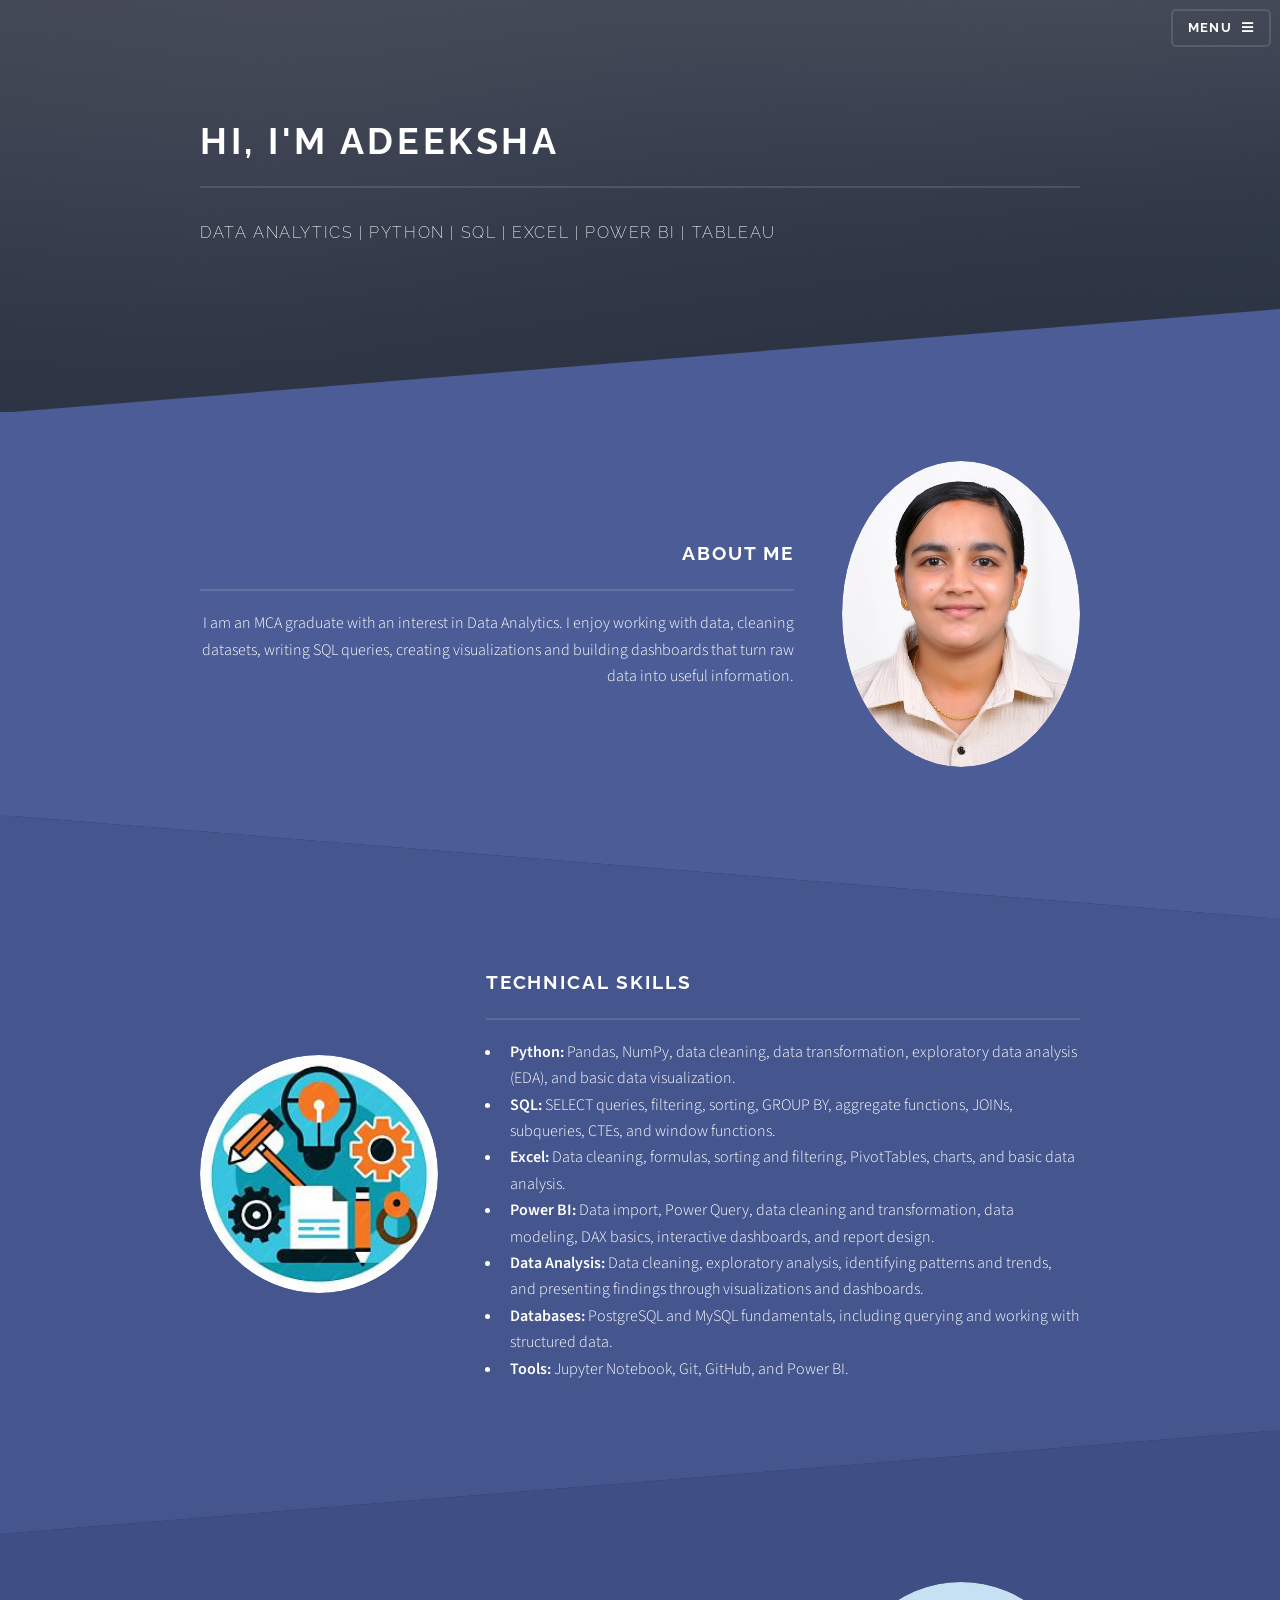
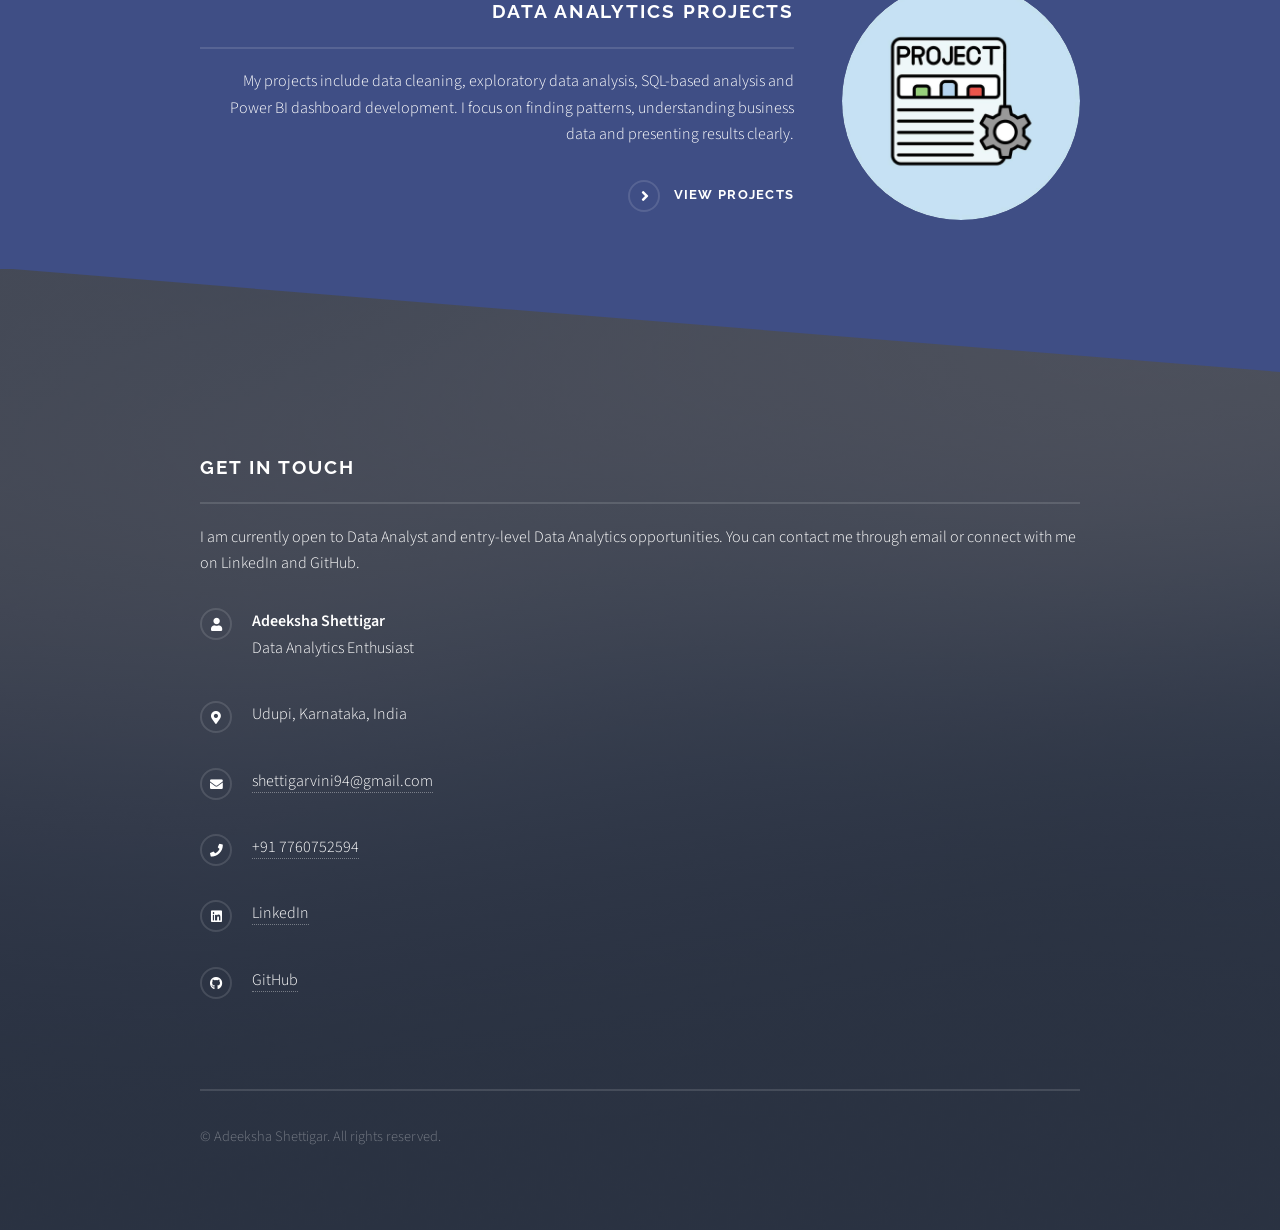
<file: index.html>
<!DOCTYPE HTML>
<!--
	Solid State by HTML5 UP
	html5up.net | @ajlkn
	Free for personal and commercial use under the CCA 3.0 license (html5up.net/license)
-->
<html>
	<head>
		<title>Adeeksha | Data Analytics Portfolio</title>
		<meta charset="utf-8" />
		<meta name="viewport" content="width=device-width, initial-scale=1, user-scalable=no" />
		<link rel="stylesheet" href="assets/css/main.css" />
		<noscript><link rel="stylesheet" href="assets/css/noscript.css" /></noscript>
	</head>
	<body class="is-preload">

		<!-- Page Wrapper -->
			<div id="page-wrapper">

				<!-- Header -->
					<header id="header" class="alt">
						<h1><a href="index.html">Adeeksha</a></h1>
						<nav>
							<a href="#menu">Menu</a>
						</nav>
					</header>

				<!-- Menu -->
					<nav id="menu">
						<div class="inner">
							<h2>Menu</h2>
							<ul class="links">
								<li><a href="index.html">Home</a></li>
								<li><a href="#one">About Me</a></li>
								<li><a href="#two">Skills</a></li>
								<li><a href="#three">Projects</a></li>
								<li><a href="#footer">Contact</a></li>
							</ul>
							<a href="#" class="close">Close</a>
						</div>
					</nav>

				<!-- Banner -->
					<section id="banner">
						<div class="inner">
							<h2>Hi, I'm Adeeksha</h2>
							<p>Data Analytics | Python | SQL | Excel | Power BI | Tableau</p>
						</div>
					</section>

				<!-- Wrapper -->
					<section id="wrapper">

						<!-- One -->
							<section id="one" class="wrapper spotlight style1">
								<div class="inner">
									<a href="#" class="image"><img src="images/ProfilePic.jpeg" alt="Adeeksha Shettigar"></a>
									<div class="content">
										<h2 class="major">About Me</h2>
										<p>I am an MCA graduate with an interest in Data Analytics. I enjoy working with data, cleaning datasets, writing SQL queries, creating visualizations and building dashboards that turn raw data into useful information.
										</p>
									</div>
								</div>
							</section>

						<!-- Two -->
							<section id="two" class="wrapper alt spotlight style2">
								<div class="inner">
									<a href="#" class="image"><img src="images/technical_skill.jpg" alt="" /></a>
									<div class="content">
										<h2 class="major">Technical Skills</h2>

										<ul>
											<li><strong>Python:</strong> Pandas, NumPy, data cleaning, data transformation, exploratory data analysis (EDA), and basic data visualization.</li>

											<li><strong>SQL:</strong> SELECT queries, filtering, sorting, GROUP BY, aggregate functions, JOINs, subqueries, CTEs, and window functions.</li>

											<li><strong>Excel:</strong> Data cleaning, formulas, sorting and filtering, PivotTables, charts, and basic data analysis.</li>

											<li><strong>Power BI:</strong> Data import, Power Query, data cleaning and transformation, data modeling, DAX basics, interactive dashboards, and report design.</li>

											<li><strong>Data Analysis:</strong> Data cleaning, exploratory analysis, identifying patterns and trends, and presenting findings through visualizations and dashboards.</li>

											<li><strong>Databases:</strong> PostgreSQL and MySQL fundamentals, including querying and working with structured data.</li>

											<li><strong>Tools:</strong> Jupyter Notebook, Git, GitHub, and Power BI.</li>
										</ul>
									</div>
								</div>
							</section>

						<!-- Three -->
							<section id="three" class="wrapper spotlight style3">
								<div class="inner">
									<a href="#" class="image"><img src="images/projects.jpg" alt="" /></a>
									<div class="content">
										<h2 class="major">Data Analytics Projects</h2>
										<p>My projects include data cleaning, exploratory data analysis, SQL-based analysis and Power BI dashboard development. I focus on finding patterns, understanding business data and presenting results clearly.</p>
										<a href="projects.html" class="special">View Projects</a>
									</div>
								</div>
							</section>

						<!-- Four 
							<section id="four" class="wrapper alt style1">
								<div class="inner">
									<h2 class="major">Vitae phasellus</h2>
									<p>Cras mattis ante fermentum, malesuada neque vitae, eleifend erat. Phasellus non pulvinar erat. Fusce tincidunt, nisl eget mattis egestas, purus ipsum consequat orci, sit amet lobortis lorem lacus in tellus. Sed ac elementum arcu. Quisque placerat auctor laoreet.</p>
									<section class="features">
										<article>
											<a href="#" class="image"><img src="images/pic04.jpg" alt="" /></a>
											<h3 class="major">Sed feugiat lorem</h3>
											<p>Lorem ipsum dolor sit amet, consectetur adipiscing vehicula id nulla dignissim dapibus ultrices.</p>
											<a href="#" class="special">Learn more</a>
										</article>
										<article>
											<a href="#" class="image"><img src="images/pic05.jpg" alt="" /></a>
											<h3 class="major">Nisl placerat</h3>
											<p>Lorem ipsum dolor sit amet, consectetur adipiscing vehicula id nulla dignissim dapibus ultrices.</p>
											<a href="#" class="special">Learn more</a>
										</article>
										<article>
											<a href="#" class="image"><img src="images/pic06.jpg" alt="" /></a>
											<h3 class="major">Ante fermentum</h3>
											<p>Lorem ipsum dolor sit amet, consectetur adipiscing vehicula id nulla dignissim dapibus ultrices.</p>
											<a href="#" class="special">Learn more</a>
										</article>
										<article>
											<a href="#" class="image"><img src="images/pic07.jpg" alt="" /></a>
											<h3 class="major">Fusce consequat</h3>
											<p>Lorem ipsum dolor sit amet, consectetur adipiscing vehicula id nulla dignissim dapibus ultrices.</p>
											<a href="#" class="special">Learn more</a>
										</article>
									</section>
									<ul class="actions">
										<li><a href="#" class="button">Browse All</a></li>
									</ul>
								</div>
							</section>

					</section> -->

				<!-- Footer -->
				<section id="footer">
					<div class="inner">
						<h2 class="major">Get in Touch</h2>

						<p>
							I am currently open to Data Analyst and entry-level Data Analytics
							opportunities. You can contact me through email or connect with me
							on LinkedIn and GitHub.
						</p>

						<ul class="contact">
							<li class="icon solid fa-user">
								<strong>Adeeksha Shettigar</strong><br />
								Data Analytics Enthusiast
							</li>

							<li class="icon solid fa-map-marker-alt">
								Udupi, Karnataka, India
							</li>

							<li class="icon solid fa-envelope">
								<a href="mailto:your.email@gmail.com">
									shettigarvini94@gmail.com
								</a>
							</li>

							<li class="icon solid fa-phone">
								<a href="tel:+91XXXXXXXXXX">
									+91 7760752594
								</a>
							</li>

							<li class="icon brands fa-linkedin">
								<a href="https://www.linkedin.com/in/adeeksha0694/" target="_blank">
									LinkedIn
								</a>
							</li>

							<li class="icon brands fa-github">
								<a href="https://github.com/adeeksha0694" target="_blank">
									GitHub
								</a>
							</li>
						</ul>

						<ul class="copyright">
							<li>&copy; Adeeksha Shettigar. All rights reserved.</li>
						</ul>
					</div>
				</section>



			</div>

		<!-- Scripts -->
			<script src="assets/js/jquery.min.js"></script>
			<script src="assets/js/jquery.scrollex.min.js"></script>
			<script src="assets/js/browser.min.js"></script>
			<script src="assets/js/breakpoints.min.js"></script>
			<script src="assets/js/util.js"></script>
			<script src="assets/js/main.js"></script>

	</body>
</html>
</file>
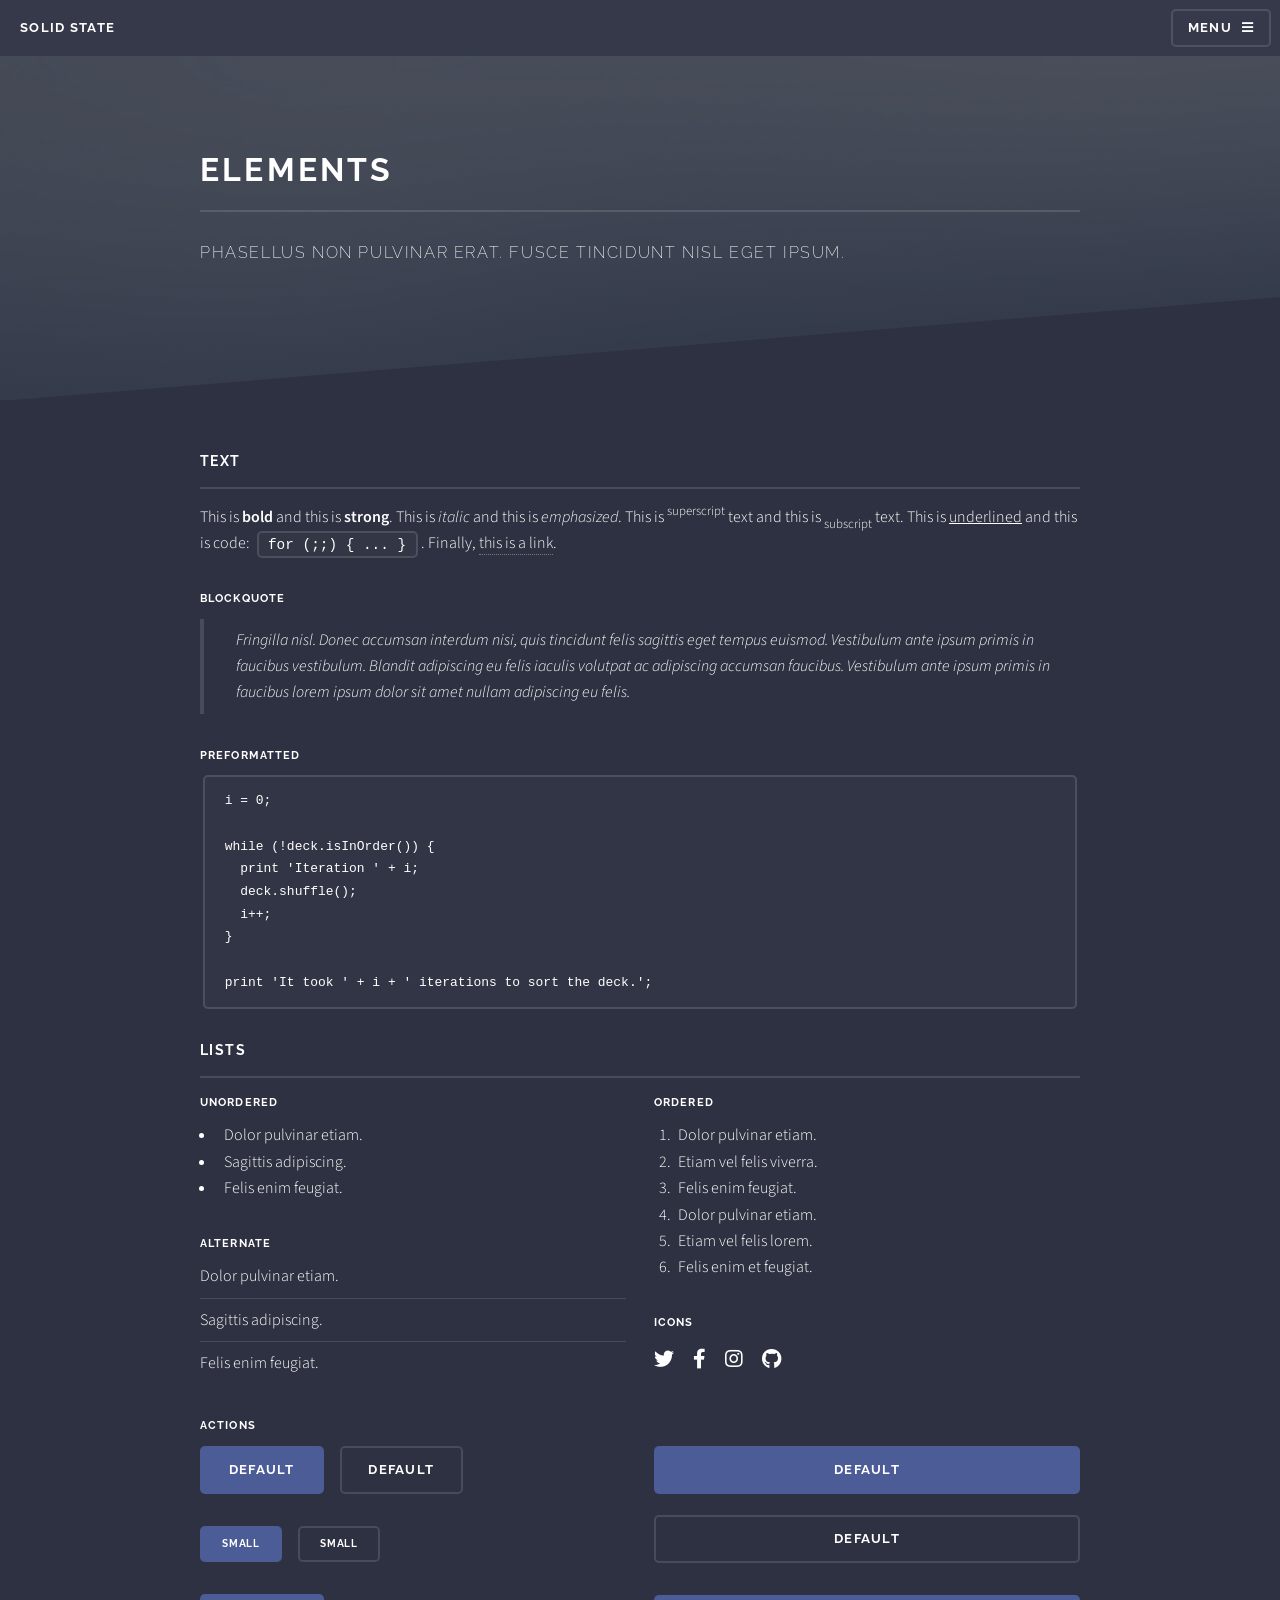
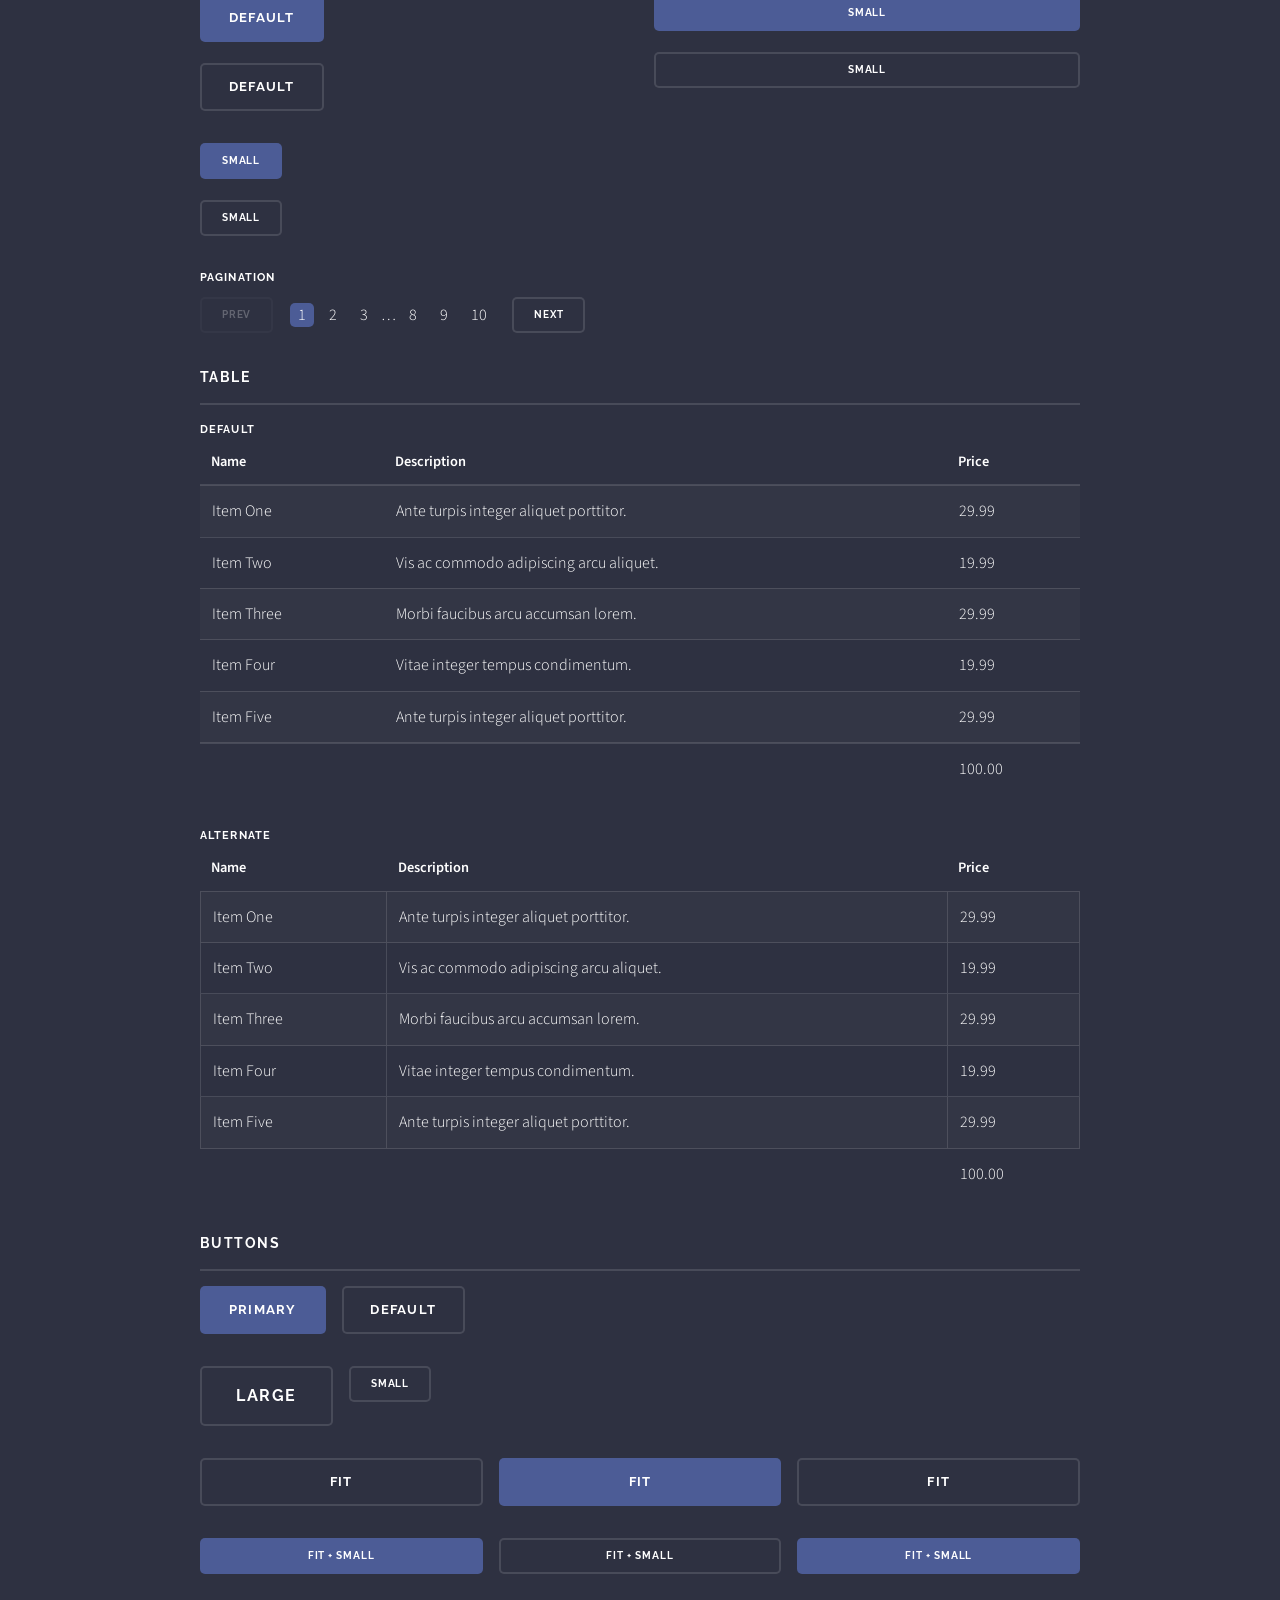
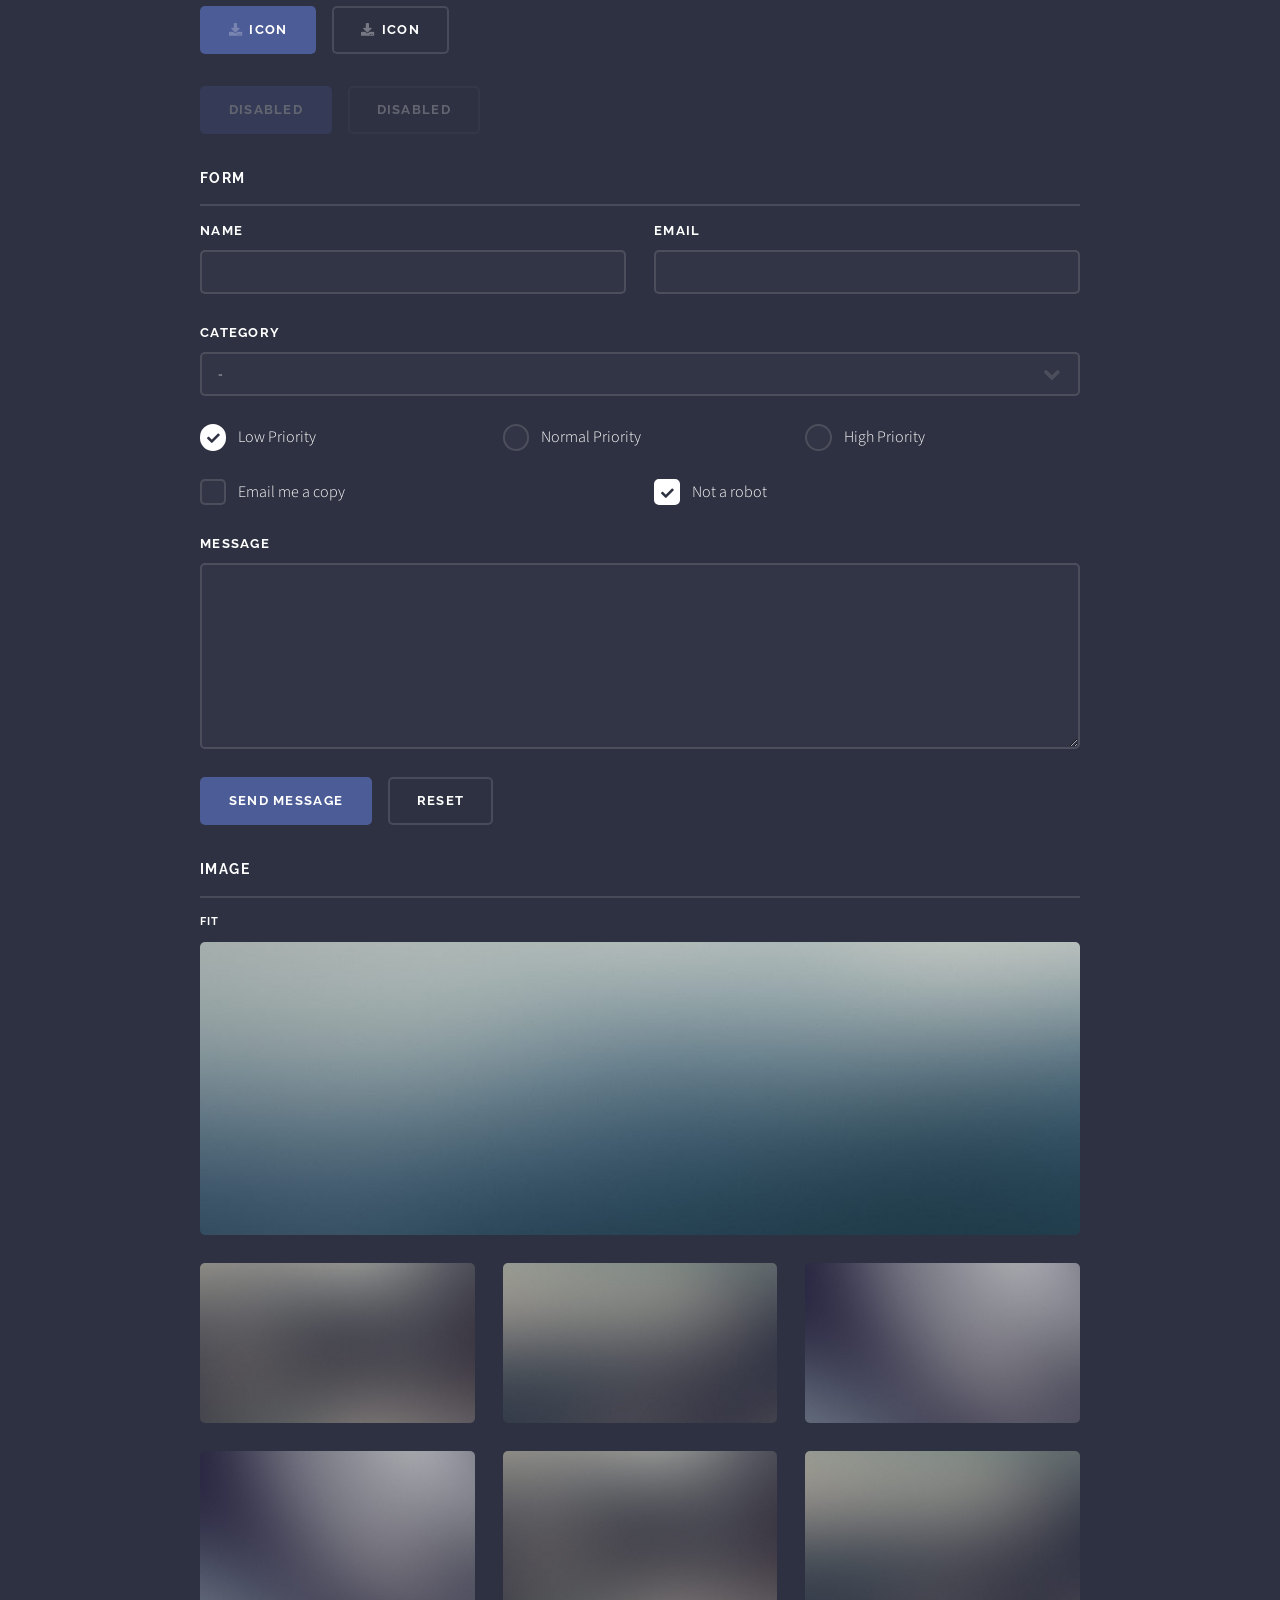
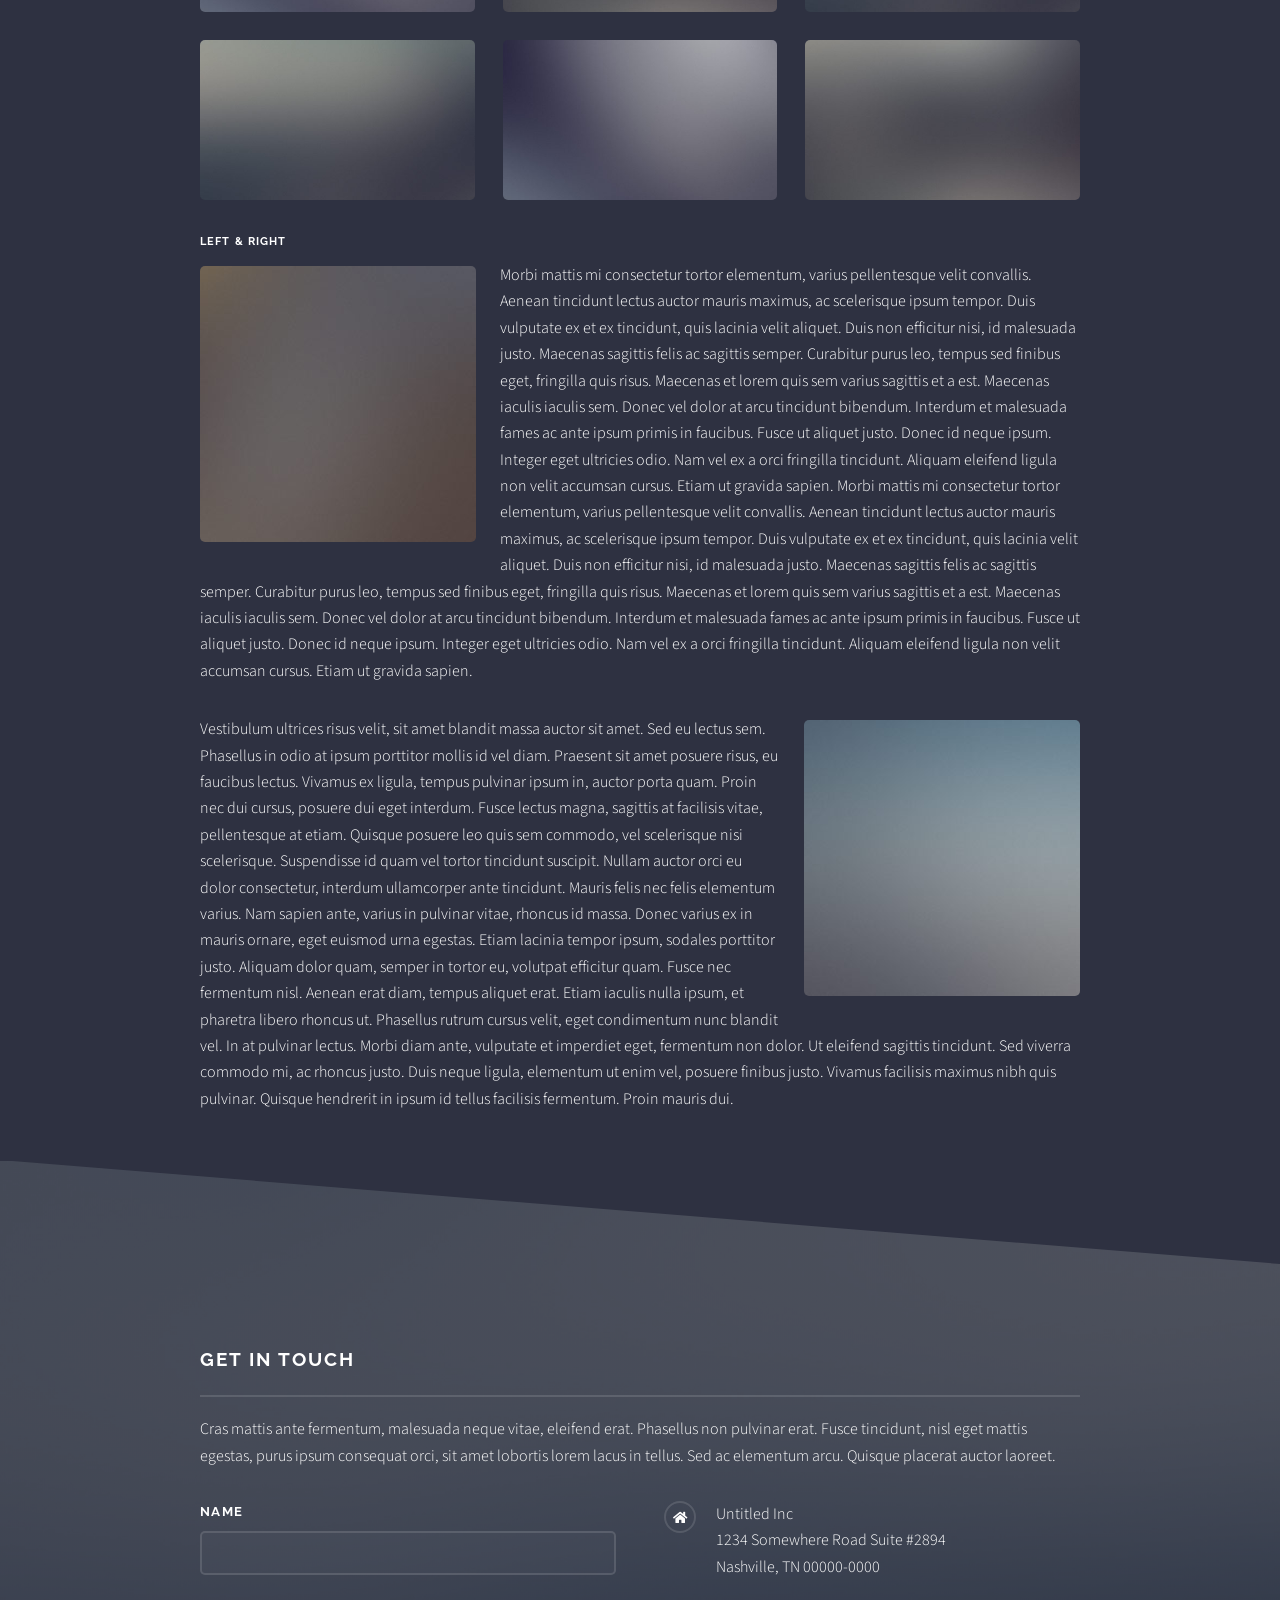
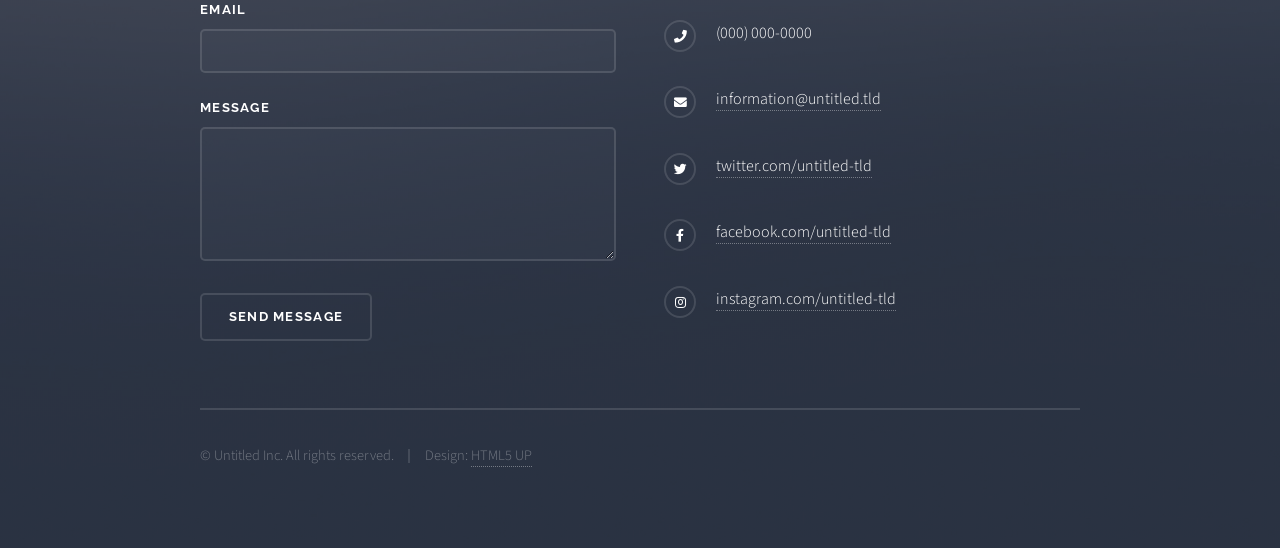
<file: elements.html>
<!DOCTYPE HTML>
<!--
	Solid State by HTML5 UP
	html5up.net | @ajlkn
	Free for personal and commercial use under the CCA 3.0 license (html5up.net/license)
-->
<html>
	<head>
		<title>Elements - Solid State by HTML5 UP</title>
		<meta charset="utf-8" />
		<meta name="viewport" content="width=device-width, initial-scale=1, user-scalable=no" />
		<link rel="stylesheet" href="assets/css/main.css" />
		<noscript><link rel="stylesheet" href="assets/css/noscript.css" /></noscript>
	</head>
	<body class="is-preload">

		<!-- Page Wrapper -->
			<div id="page-wrapper">

				<!-- Header -->
					<header id="header">
						<h1><a href="index.html">Solid State</a></h1>
						<nav>
							<a href="#menu">Menu</a>
						</nav>
					</header>

				<!-- Menu -->
					<nav id="menu">
						<div class="inner">
							<h2>Menu</h2>
							<ul class="links">
								<li><a href="index.html">Home</a></li>
								<li><a href="generic.html">Generic</a></li>
								<li><a href="elements.html">Elements</a></li>
								<li><a href="#">Log In</a></li>
								<li><a href="#">Sign Up</a></li>
							</ul>
							<a href="#" class="close">Close</a>
						</div>
					</nav>

				<!-- Wrapper -->
					<section id="wrapper">
						<header>
							<div class="inner">
								<h2>Elements</h2>
								<p>Phasellus non pulvinar erat. Fusce tincidunt nisl eget ipsum.</p>
							</div>
						</header>

						<!-- Content -->
							<div class="wrapper">
								<div class="inner">

									<section>
										<h3 class="major">Text</h3>
										<p>This is <b>bold</b> and this is <strong>strong</strong>. This is <i>italic</i> and this is <em>emphasized</em>.
										This is <sup>superscript</sup> text and this is <sub>subscript</sub> text.
										This is <u>underlined</u> and this is code: <code>for (;;) { ... }</code>. Finally, <a href="#">this is a link</a>.</p>
										<h4>Blockquote</h4>
										<blockquote>Fringilla nisl. Donec accumsan interdum nisi, quis tincidunt felis sagittis eget tempus euismod. Vestibulum ante ipsum primis in faucibus vestibulum. Blandit adipiscing eu felis iaculis volutpat ac adipiscing accumsan faucibus. Vestibulum ante ipsum primis in faucibus lorem ipsum dolor sit amet nullam adipiscing eu felis.</blockquote>
										<h4>Preformatted</h4>
										<pre><code>i = 0;

while (!deck.isInOrder()) {
  print 'Iteration ' + i;
  deck.shuffle();
  i++;
}

print 'It took ' + i + ' iterations to sort the deck.';</code></pre>
									</section>

									<section>
										<h3 class="major">Lists</h3>
										<div class="row">
											<div class="col-6 col-12-medium">
												<h4>Unordered</h4>
												<ul>
													<li>Dolor pulvinar etiam.</li>
													<li>Sagittis adipiscing.</li>
													<li>Felis enim feugiat.</li>
												</ul>
												<h4>Alternate</h4>
												<ul class="alt">
													<li>Dolor pulvinar etiam.</li>
													<li>Sagittis adipiscing.</li>
													<li>Felis enim feugiat.</li>
												</ul>
											</div>
											<div class="col-6 col-12-medium">
												<h4>Ordered</h4>
												<ol>
													<li>Dolor pulvinar etiam.</li>
													<li>Etiam vel felis viverra.</li>
													<li>Felis enim feugiat.</li>
													<li>Dolor pulvinar etiam.</li>
													<li>Etiam vel felis lorem.</li>
													<li>Felis enim et feugiat.</li>
												</ol>
												<h4>Icons</h4>
												<ul class="icons">
													<li><a href="#" class="icon brands fa-twitter"><span class="label">Twitter</span></a></li>
													<li><a href="#" class="icon brands fa-facebook-f"><span class="label">Facebook</span></a></li>
													<li><a href="#" class="icon brands fa-instagram"><span class="label">Instagram</span></a></li>
													<li><a href="#" class="icon brands fa-github"><span class="label">Github</span></a></li>
												</ul>
											</div>
										</div>
										<h4>Actions</h4>
										<div class="row">
											<div class="col-6 col-12-medium">
												<ul class="actions">
													<li><a href="#" class="button primary">Default</a></li>
													<li><a href="#" class="button">Default</a></li>
												</ul>
												<ul class="actions small">
													<li><a href="#" class="button primary small">Small</a></li>
													<li><a href="#" class="button small">Small</a></li>
												</ul>
												<ul class="actions stacked">
													<li><a href="#" class="button primary">Default</a></li>
													<li><a href="#" class="button">Default</a></li>
												</ul>
												<ul class="actions stacked small">
													<li><a href="#" class="button primary small">Small</a></li>
													<li><a href="#" class="button small">Small</a></li>
												</ul>
											</div>
											<div class="col-6 col-12-medium">
												<ul class="actions stacked">
													<li><a href="#" class="button primary fit">Default</a></li>
													<li><a href="#" class="button fit">Default</a></li>
												</ul>
												<ul class="actions stacked small">
													<li><a href="#" class="button primary small fit">Small</a></li>
													<li><a href="#" class="button small fit">Small</a></li>
												</ul>
											</div>
										</div>
										<h4>Pagination</h4>
										<ul class="pagination">
											<li><span class="button small disabled">Prev</span></li>
											<li><a href="#" class="page active">1</a></li>
											<li><a href="#" class="page">2</a></li>
											<li><a href="#" class="page">3</a></li>
											<li><span>&hellip;</span></li>
											<li><a href="#" class="page">8</a></li>
											<li><a href="#" class="page">9</a></li>
											<li><a href="#" class="page">10</a></li>
											<li><a href="#" class="button small">Next</a></li>
										</ul>
									</section>

									<section>
										<h3 class="major">Table</h3>
										<h4>Default</h4>
										<div class="table-wrapper">
											<table>
												<thead>
													<tr>
														<th>Name</th>
														<th>Description</th>
														<th>Price</th>
													</tr>
												</thead>
												<tbody>
													<tr>
														<td>Item One</td>
														<td>Ante turpis integer aliquet porttitor.</td>
														<td>29.99</td>
													</tr>
													<tr>
														<td>Item Two</td>
														<td>Vis ac commodo adipiscing arcu aliquet.</td>
														<td>19.99</td>
													</tr>
													<tr>
														<td>Item Three</td>
														<td> Morbi faucibus arcu accumsan lorem.</td>
														<td>29.99</td>
													</tr>
													<tr>
														<td>Item Four</td>
														<td>Vitae integer tempus condimentum.</td>
														<td>19.99</td>
													</tr>
													<tr>
														<td>Item Five</td>
														<td>Ante turpis integer aliquet porttitor.</td>
														<td>29.99</td>
													</tr>
												</tbody>
												<tfoot>
													<tr>
														<td colspan="2"></td>
														<td>100.00</td>
													</tr>
												</tfoot>
											</table>
										</div>

										<h4>Alternate</h4>
										<div class="table-wrapper">
											<table class="alt">
												<thead>
													<tr>
														<th>Name</th>
														<th>Description</th>
														<th>Price</th>
													</tr>
												</thead>
												<tbody>
													<tr>
														<td>Item One</td>
														<td>Ante turpis integer aliquet porttitor.</td>
														<td>29.99</td>
													</tr>
													<tr>
														<td>Item Two</td>
														<td>Vis ac commodo adipiscing arcu aliquet.</td>
														<td>19.99</td>
													</tr>
													<tr>
														<td>Item Three</td>
														<td> Morbi faucibus arcu accumsan lorem.</td>
														<td>29.99</td>
													</tr>
													<tr>
														<td>Item Four</td>
														<td>Vitae integer tempus condimentum.</td>
														<td>19.99</td>
													</tr>
													<tr>
														<td>Item Five</td>
														<td>Ante turpis integer aliquet porttitor.</td>
														<td>29.99</td>
													</tr>
												</tbody>
												<tfoot>
													<tr>
														<td colspan="2"></td>
														<td>100.00</td>
													</tr>
												</tfoot>
											</table>
										</div>
									</section>

									<section>
										<h3 class="major">Buttons</h3>
										<ul class="actions">
											<li><a href="#" class="button primary">Primary</a></li>
											<li><a href="#" class="button">Default</a></li>
										</ul>
										<ul class="actions">
											<li><a href="#" class="button large">Large</a></li>
											<li><a href="#" class="button small">Small</a></li>
										</ul>
										<ul class="actions fit">
											<li><a href="#" class="button fit">Fit</a></li>
											<li><a href="#" class="button primary fit">Fit</a></li>
											<li><a href="#" class="button fit">Fit</a></li>
										</ul>
										<ul class="actions fit small">
											<li><a href="#" class="button primary fit small">Fit + Small</a></li>
											<li><a href="#" class="button fit small">Fit + Small</a></li>
											<li><a href="#" class="button primary fit small">Fit + Small</a></li>
										</ul>
										<ul class="actions">
											<li><a href="#" class="button primary icon solid fa-download">Icon</a></li>
											<li><a href="#" class="button icon solid fa-download">Icon</a></li>
										</ul>
										<ul class="actions">
											<li><span class="button primary disabled">Disabled</span></li>
											<li><span class="button disabled">Disabled</span></li>
										</ul>
									</section>

									<section>
										<h3 class="major">Form</h3>
										<form method="post" action="#">
											<div class="row gtr-uniform">
												<div class="col-6 col-12-xsmall">
													<label for="demo-name">Name</label>
													<input type="text" name="demo-name" id="demo-name" value="" />
												</div>
												<div class="col-6 col-12-xsmall">
													<label for="demo-email">Email</label>
													<input type="email" name="demo-email" id="demo-email" value="" />
												</div>
												<div class="col-12">
													<label for="demo-category">Category</label>
													<select name="demo-category" id="demo-category">
														<option value="">-</option>
														<option value="1">Manufacturing</option>
														<option value="1">Shipping</option>
														<option value="1">Administration</option>
														<option value="1">Human Resources</option>
													</select>
												</div>
												<div class="col-4 col-12-small">
													<input type="radio" id="demo-priority-low" name="demo-priority" checked>
													<label for="demo-priority-low">Low Priority</label>
												</div>
												<div class="col-4 col-12-small">
													<input type="radio" id="demo-priority-normal" name="demo-priority">
													<label for="demo-priority-normal">Normal Priority</label>
												</div>
												<div class="col-4 col-12-small">
													<input type="radio" id="demo-priority-high" name="demo-priority">
													<label for="demo-priority-high">High Priority</label>
												</div>
												<div class="col-6 col-12-small">
													<input type="checkbox" id="demo-copy" name="demo-copy">
													<label for="demo-copy">Email me a copy</label>
												</div>
												<div class="col-6 col-12-small">
													<input type="checkbox" id="demo-human" name="demo-human" checked>
													<label for="demo-human">Not a robot</label>
												</div>
												<div class="col-12">
													<label for="demo-message">Message</label>
													<textarea name="demo-message" id="demo-message" rows="6"></textarea>
												</div>
												<div class="col-12">
													<ul class="actions">
														<li><input type="submit" value="Send Message" class="primary" /></li>
														<li><input type="reset" value="Reset" /></li>
													</ul>
												</div>
											</div>
										</form>
									</section>

									<section>
										<h3 class="major">Image</h3>
										<h4>Fit</h4>
										<div class="box alt">
											<div class="row gtr-uniform">
												<div class="col-12"><span class="image fit"><img src="images/pic08.jpg" alt="" /></span></div>
												<div class="col-4"><span class="image fit"><img src="images/pic05.jpg" alt="" /></span></div>
												<div class="col-4"><span class="image fit"><img src="images/pic06.jpg" alt="" /></span></div>
												<div class="col-4"><span class="image fit"><img src="images/pic07.jpg" alt="" /></span></div>
												<div class="col-4"><span class="image fit"><img src="images/pic07.jpg" alt="" /></span></div>
												<div class="col-4"><span class="image fit"><img src="images/pic05.jpg" alt="" /></span></div>
												<div class="col-4"><span class="image fit"><img src="images/pic06.jpg" alt="" /></span></div>
												<div class="col-4"><span class="image fit"><img src="images/pic06.jpg" alt="" /></span></div>
												<div class="col-4"><span class="image fit"><img src="images/pic07.jpg" alt="" /></span></div>
												<div class="col-4"><span class="image fit"><img src="images/pic05.jpg" alt="" /></span></div>
											</div>
										</div>
										<h4>Left &amp; Right</h4>
										<p><span class="image left"><img src="images/pic01.jpg" alt="" /></span>Morbi mattis mi consectetur tortor elementum, varius pellentesque velit convallis. Aenean tincidunt lectus auctor mauris maximus, ac scelerisque ipsum tempor. Duis vulputate ex et ex tincidunt, quis lacinia velit aliquet. Duis non efficitur nisi, id malesuada justo. Maecenas sagittis felis ac sagittis semper. Curabitur purus leo, tempus sed finibus eget, fringilla quis risus. Maecenas et lorem quis sem varius sagittis et a est. Maecenas iaculis iaculis sem. Donec vel dolor at arcu tincidunt bibendum. Interdum et malesuada fames ac ante ipsum primis in faucibus. Fusce ut aliquet justo. Donec id neque ipsum. Integer eget ultricies odio. Nam vel ex a orci fringilla tincidunt. Aliquam eleifend ligula non velit accumsan cursus. Etiam ut gravida sapien. Morbi mattis mi consectetur tortor elementum, varius pellentesque velit convallis. Aenean tincidunt lectus auctor mauris maximus, ac scelerisque ipsum tempor. Duis vulputate ex et ex tincidunt, quis lacinia velit aliquet. Duis non efficitur nisi, id malesuada justo. Maecenas sagittis felis ac sagittis semper. Curabitur purus leo, tempus sed finibus eget, fringilla quis risus. Maecenas et lorem quis sem varius sagittis et a est. Maecenas iaculis iaculis sem. Donec vel dolor at arcu tincidunt bibendum. Interdum et malesuada fames ac ante ipsum primis in faucibus. Fusce ut aliquet justo. Donec id neque ipsum. Integer eget ultricies odio. Nam vel ex a orci fringilla tincidunt. Aliquam eleifend ligula non velit accumsan cursus. Etiam ut gravida sapien.</p>
										<p><span class="image right"><img src="images/pic02.jpg" alt="" /></span>Vestibulum ultrices risus velit, sit amet blandit massa auctor sit amet. Sed eu lectus sem. Phasellus in odio at ipsum porttitor mollis id vel diam. Praesent sit amet posuere risus, eu faucibus lectus. Vivamus ex ligula, tempus pulvinar ipsum in, auctor porta quam. Proin nec dui cursus, posuere dui eget interdum. Fusce lectus magna, sagittis at facilisis vitae, pellentesque at etiam. Quisque posuere leo quis sem commodo, vel scelerisque nisi scelerisque. Suspendisse id quam vel tortor tincidunt suscipit. Nullam auctor orci eu dolor consectetur, interdum ullamcorper ante tincidunt. Mauris felis nec felis elementum varius. Nam sapien ante, varius in pulvinar vitae, rhoncus id massa. Donec varius ex in mauris ornare, eget euismod urna egestas. Etiam lacinia tempor ipsum, sodales porttitor justo. Aliquam dolor quam, semper in tortor eu, volutpat efficitur quam. Fusce nec fermentum nisl. Aenean erat diam, tempus aliquet erat. Etiam iaculis nulla ipsum, et pharetra libero rhoncus ut. Phasellus rutrum cursus velit, eget condimentum nunc blandit vel. In at pulvinar lectus. Morbi diam ante, vulputate et imperdiet eget, fermentum non dolor. Ut eleifend sagittis tincidunt. Sed viverra commodo mi, ac rhoncus justo. Duis neque ligula, elementum ut enim vel, posuere finibus justo. Vivamus facilisis maximus nibh quis pulvinar. Quisque hendrerit in ipsum id tellus facilisis fermentum. Proin mauris dui.</p>
									</section>

								</div>
							</div>

					</section>

				<!-- Footer -->
					<section id="footer">
						<div class="inner">
							<h2 class="major">Get in touch</h2>
							<p>Cras mattis ante fermentum, malesuada neque vitae, eleifend erat. Phasellus non pulvinar erat. Fusce tincidunt, nisl eget mattis egestas, purus ipsum consequat orci, sit amet lobortis lorem lacus in tellus. Sed ac elementum arcu. Quisque placerat auctor laoreet.</p>
							<form method="post" action="#">
								<div class="fields">
									<div class="field">
										<label for="name">Name</label>
										<input type="text" name="name" id="name" />
									</div>
									<div class="field">
										<label for="email">Email</label>
										<input type="email" name="email" id="email" />
									</div>
									<div class="field">
										<label for="message">Message</label>
										<textarea name="message" id="message" rows="4"></textarea>
									</div>
								</div>
								<ul class="actions">
									<li><input type="submit" value="Send Message" /></li>
								</ul>
							</form>
							<ul class="contact">
								<li class="icon solid fa-home">
									Untitled Inc<br />
									1234 Somewhere Road Suite #2894<br />
									Nashville, TN 00000-0000
								</li>
								<li class="icon solid fa-phone">(000) 000-0000</li>
								<li class="icon solid fa-envelope"><a href="#">information@untitled.tld</a></li>
								<li class="icon brands fa-twitter"><a href="#">twitter.com/untitled-tld</a></li>
								<li class="icon brands fa-facebook-f"><a href="#">facebook.com/untitled-tld</a></li>
								<li class="icon brands fa-instagram"><a href="#">instagram.com/untitled-tld</a></li>
							</ul>
							<ul class="copyright">
								<li>&copy; Untitled Inc. All rights reserved.</li><li>Design: <a href="http://html5up.net">HTML5 UP</a></li>
							</ul>
						</div>
					</section>

			</div>

		<!-- Scripts -->
			<script src="assets/js/jquery.min.js"></script>
			<script src="assets/js/jquery.scrollex.min.js"></script>
			<script src="assets/js/browser.min.js"></script>
			<script src="assets/js/breakpoints.min.js"></script>
			<script src="assets/js/util.js"></script>
			<script src="assets/js/main.js"></script>

	</body>
</html>
</file>
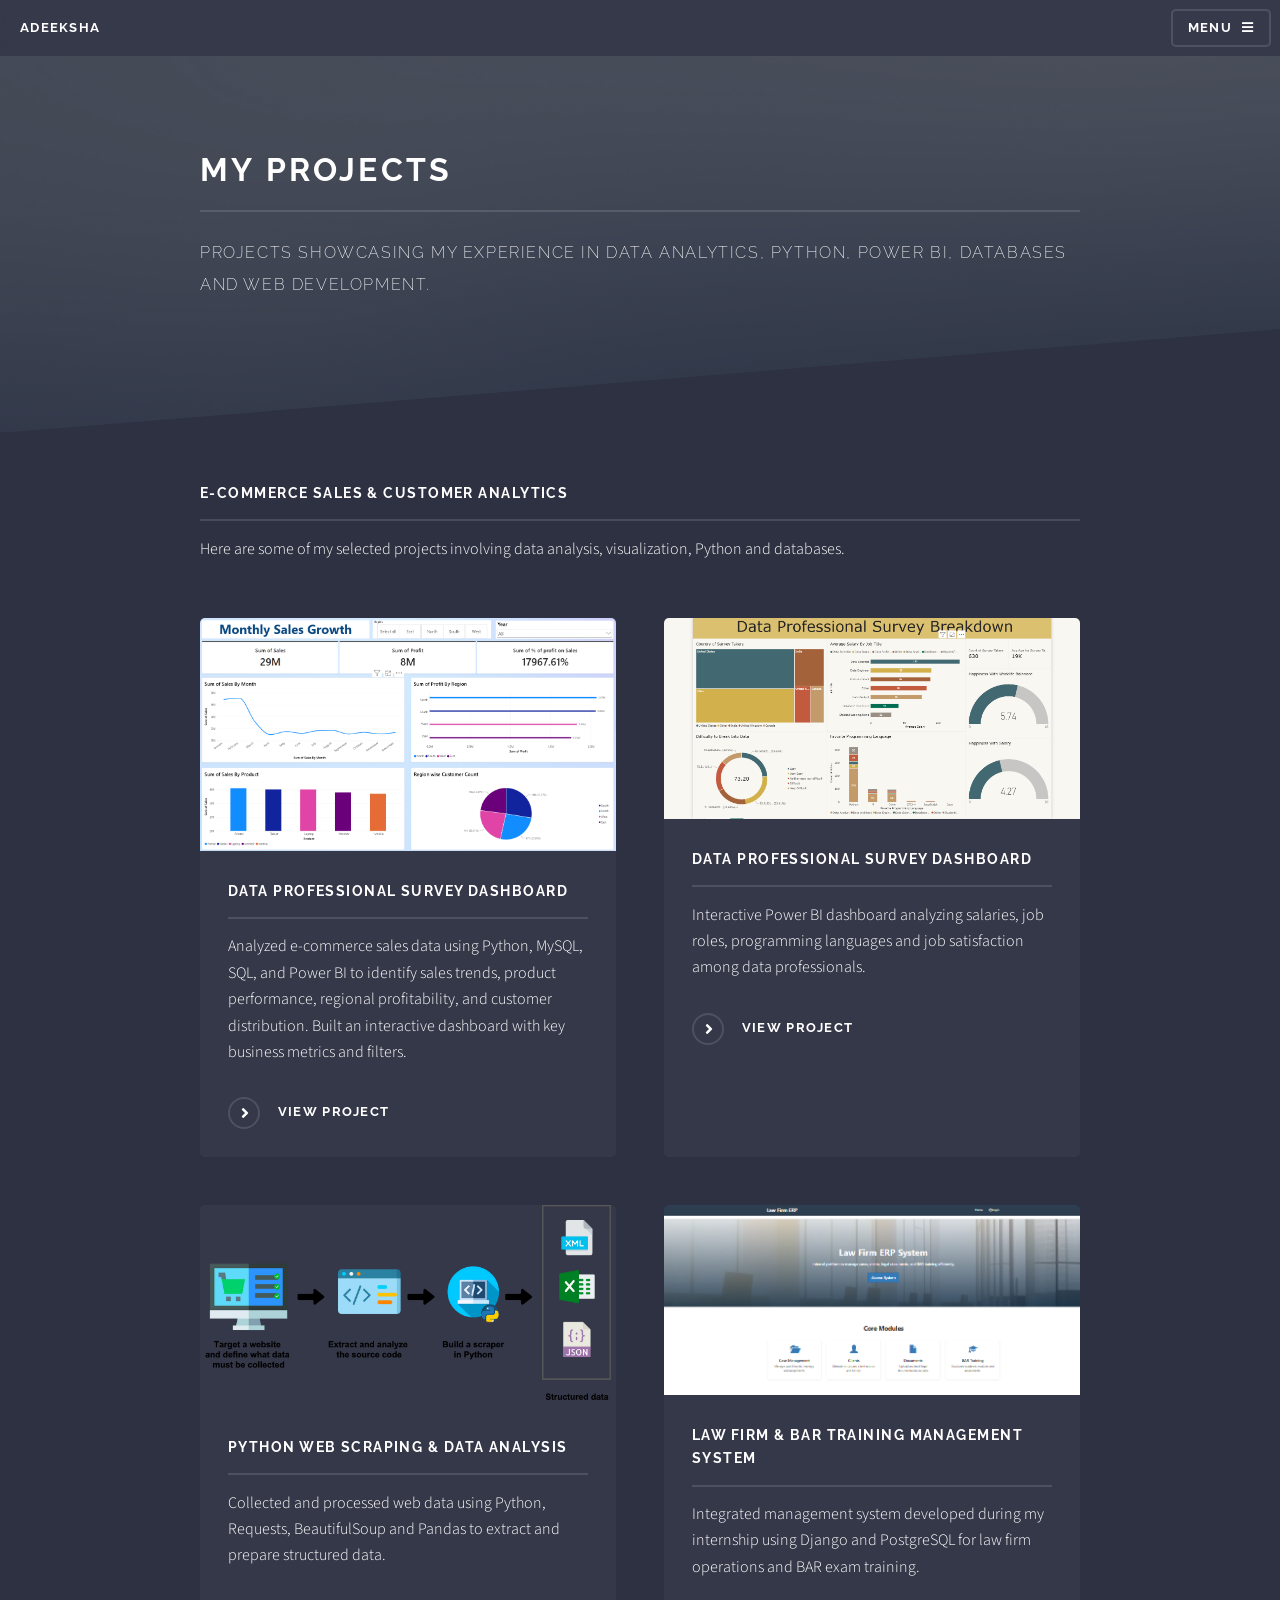
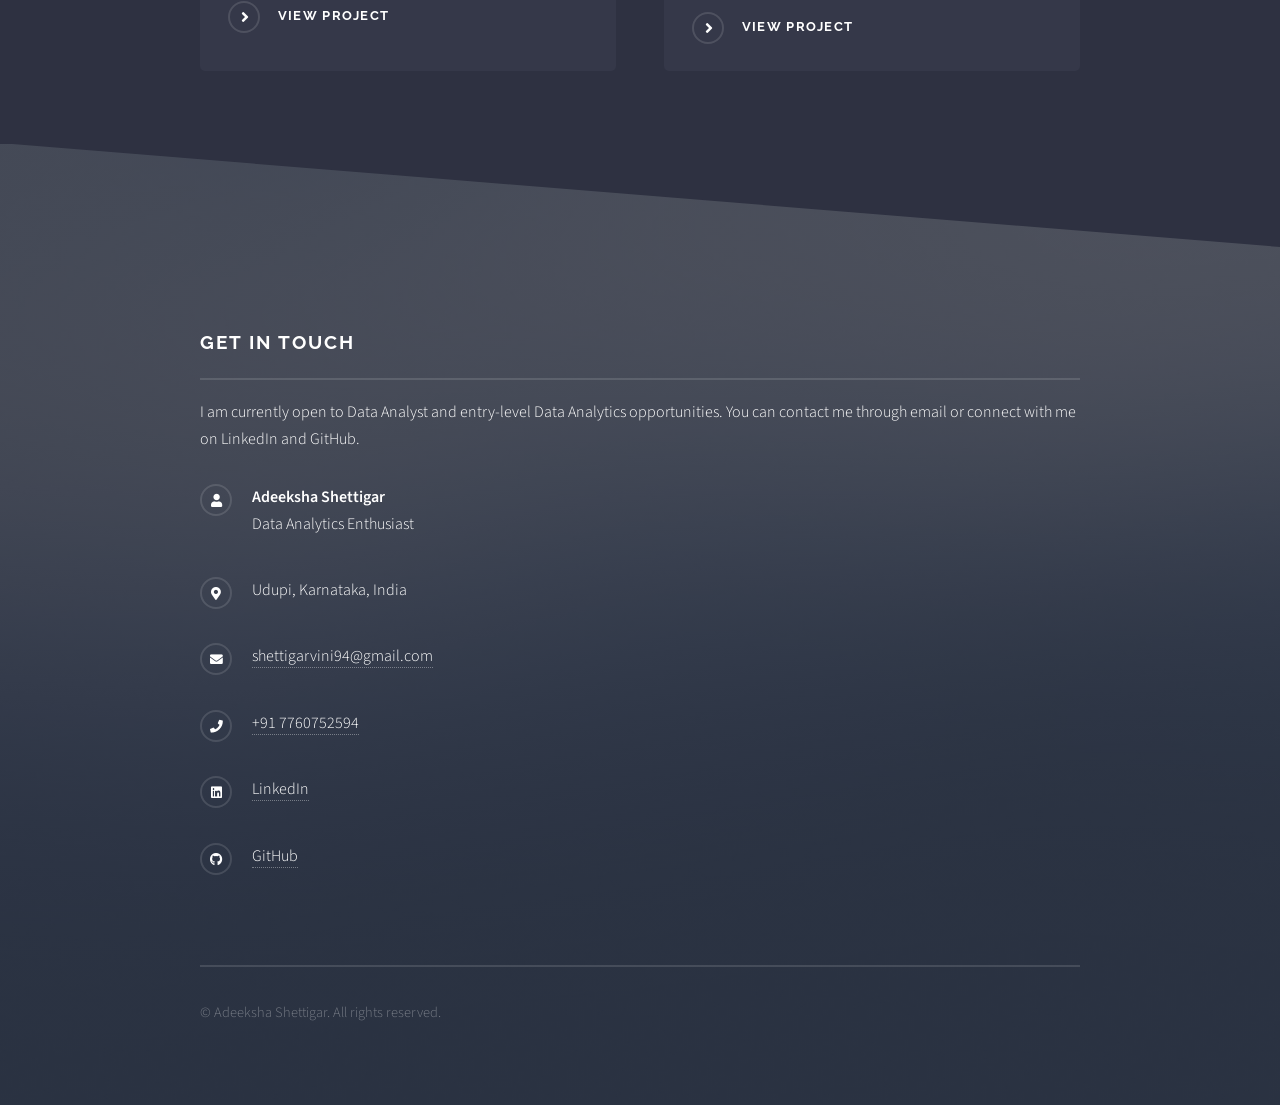
<file: projects.html>
<!DOCTYPE HTML>
<html>
	<head>
		<title>Projects | Adeeksha Shettigar</title>
		<meta charset="utf-8" />
		<meta name="viewport" content="width=device-width, initial-scale=1, user-scalable=no" />

		<link rel="stylesheet" href="assets/css/main.css" />

		<noscript>
			<link rel="stylesheet" href="assets/css/noscript.css" />
		</noscript>
	</head>

	<body class="is-preload">

		<!-- Page Wrapper -->
		<div id="page-wrapper">

			<!-- Header -->
			<header id="header">
				<h1>
					<a href="index.html">Adeeksha</a>
				</h1>

				<nav>
					<a href="#menu">Menu</a>
				</nav>
			</header>


			<!-- Menu -->
			<nav id="menu">
				<div class="inner">

					<h2>Menu</h2>

					<ul class="links">
						<li><a href="index.html">Home</a></li>
						<li><a href="index.html#about">About Me</a></li>
						<li><a href="index.html#skills">Skills</a></li>
						<li><a href="generic.html">Projects</a></li>
						<li><a href="index.html#experience">Experience</a></li>
						<li><a href="index.html#footer">Contact</a></li>
					</ul>

					<a href="#" class="close">Close</a>

				</div>
			</nav>


			<!-- Projects Wrapper -->
			<section id="wrapper">

				<!-- Page Header -->
				<header>
					<div class="inner">

						<h2>My Projects</h2>

						<p>
							Projects showcasing my experience in Data Analytics,
							Python, Power BI, databases and web development.
						</p>

					</div>
				</header>


				<!-- Content -->
				<div class="wrapper">

					<div class="inner">

						<h3 class="major">E-Commerce Sales & Customer Analytics</h3>

						<p>
							Here are some of my selected projects involving
							data analysis, visualization, Python and databases.
						</p>


						<!-- Project Cards -->
						<section class="features">

							<!-- Project 0 -->
							<article>

								<a href="#" class="image">
									<img
										src="images/sales.png"
										alt="E-Commerce Sales & Customer Analytics"
									/>
								</a>

								<h3 class="major">
									Data Professional Survey Dashboard
								</h3>

								<p>
									Analyzed e-commerce sales data using Python, MySQL, SQL, and Power BI to identify sales trends, product performance, regional profitability, and customer distribution. 
									Built an interactive dashboard with key business metrics and filters.
								</p>

								<a
									href="https://github.com/adeeksha0694/data-professional-survey-powerbi.git`"
									target="_blank"
									class="special">
									View Project
								</a>

							</article>
							
							<!-- Project 1 -->
							<article>

								<a href="#" class="image">
									<img
										src="images/DataSurvey.png"
										alt="Data Professional Survey Power BI Dashboard"
									/>
								</a>

								<h3 class="major">
									Data Professional Survey Dashboard
								</h3>

								<p>
									Interactive Power BI dashboard analyzing
									salaries, job roles, programming languages
									and job satisfaction among data professionals.
								</p>

								<a
									href="https://github.com/adeeksha0694/data-professional-survey-powerbi.git`"
									target="_blank"
									class="special">
									View Project
								</a>

							</article>


							<!-- Project 2 -->
							<article>

								<a href="#" class="image">
									<img
										src="images/webscrapper.webp"
										alt="Python Web Scraping and Data Analysis"
									/>
								</a>

								<h3 class="major">
									Python Web Scraping & Data Analysis
								</h3>

								<p>
									Collected and processed web data using
									Python, Requests, BeautifulSoup and Pandas
									to extract and prepare structured data.
								</p>

								<a
									href="https://github.com/adeeksha0694/web-scraping-python.git"
									target="_blank"
									class="special">
									View Project
								</a>

							</article>


							<!-- Project 3 -->
							<article>

								<a href="#" class="image">
									<img
										src="images/lawfirm.png"
										alt="Law Firm and BAR Training Management System"
									/>
								</a>

								<h3 class="major">
									Law Firm & BAR Training Management System
								</h3>

								<p>
									Integrated management system developed during
									my internship using Django and PostgreSQL for
									law firm operations and BAR exam training.
								</p>

								<a
									href="https://github.com/adeeksha0694/law-firm-bar-training-management-system.git"
									target="_blank"
									class="special">
									View Project
								</a>

							</article>


						</section>

					</div>

				</div>

			</section>


			<!-- Footer -->
			<section id="footer">
				<div class="inner">
					<h2 class="major">Get in Touch</h2>

					<p>
						I am currently open to Data Analyst and entry-level Data Analytics
						opportunities. You can contact me through email or connect with me
						on LinkedIn and GitHub.
					</p>

					<ul class="contact">
						<li class="icon solid fa-user">
							<strong>Adeeksha Shettigar</strong><br />
							Data Analytics Enthusiast
						</li>

						<li class="icon solid fa-map-marker-alt">
							Udupi, Karnataka, India
						</li>

						<li class="icon solid fa-envelope">
							<a href="mailto:your.email@gmail.com">
								shettigarvini94@gmail.com
							</a>
						</li>

						<li class="icon solid fa-phone">
							<a href="tel:+91XXXXXXXXXX">
								+91 7760752594
							</a>
						</li>

						<li class="icon brands fa-linkedin">
							<a href="https://www.linkedin.com/in/adeeksha0694/" target="_blank">
								LinkedIn
							</a>
						</li>

						<li class="icon brands fa-github">
							<a href="https://github.com/adeeksha0694" target="_blank">
								GitHub
							</a>
						</li>
					</ul>

					<ul class="copyright">
						<li>&copy; Adeeksha Shettigar. All rights reserved.</li>
					</ul>
				</div>
			</section>

		</div>


		<!-- Scripts -->
		<script src="assets/js/jquery.min.js"></script>
		<script src="assets/js/jquery.scrollex.min.js"></script>
		<script src="assets/js/browser.min.js"></script>
		<script src="assets/js/breakpoints.min.js"></script>
		<script src="assets/js/util.js"></script>
		<script src="assets/js/main.js"></script>

	</body>
</html>
</file>
<file: assets/css/noscript.css>
/*
	Solid State by HTML5 UP
	html5up.net | @ajlkn
	Free for personal and commercial use under the CCA 3.0 license (html5up.net/license)
*/

/* Banner */

	body.is-preload #banner .logo {
		-moz-transform: none;
		-webkit-transform: none;
		-ms-transform: none;
		transform: none;
		opacity: 1;
	}

	body.is-preload #banner h2 {
		opacity: 1;
		-moz-transform: none;
		-webkit-transform: none;
		-ms-transform: none;
		transform: none;
		-moz-filter: none;
		-webkit-filter: none;
		-ms-filter: none;
		filter: none;
	}

	body.is-preload #banner p {
		opacity: 01;
		-moz-transform: none;
		-webkit-transform: none;
		-ms-transform: none;
		transform: none;
		-moz-filter: none;
		-webkit-filter: none;
		-ms-filter: none;
		filter: none;
	}
</file>
<file: assets/css/main.css>
@import url(fontawesome-all.min.css);
@import url("https://fonts.googleapis.com/css?family=Raleway:200,700|Source+Sans+Pro:300,600,300italic,600italic");

/*
	Solid State by HTML5 UP
	html5up.net | @ajlkn
	Free for personal and commercial use under the CCA 3.0 license (html5up.net/license)
*/

html, body, div, span, applet, object,
iframe, h1, h2, h3, h4, h5, h6, p, blockquote,
pre, a, abbr, acronym, address, big, cite,
code, del, dfn, Aem, img, ins, kbd, q, s, samp,
small, strike, strong, sub, sup, tt, var, b,
u, i, center, dl, dt, dd, ol, ul, li, fieldset,
form, label, legend, table, caption, tbody,
tfoot, thead, tr, th, td, article, aside,
canvas, details, embed, figure, figcaption,
footer, header, hgroup, menu, nav, output, ruby,
section, summary, time, mark, audio, video {
	margin: 0;
	padding: 0;
	border: 0;
	font-size: 100%;
	font: inherit;
	vertical-align: baseline;}

article, aside, details, figcaption, figure,
footer, header, hgroup, menu, nav, section {
	display: block;}

body {
	line-height: 1;
}

ol, ul {
	list-style: none;
}

blockquote, q {
	quotes: none;
}

	blockquote:before, blockquote:after, q:before, q:after {
		content: '';
		content: none;
	}

table {
	border-collapse: collapse;
	border-spacing: 0;
}

body {
	-webkit-text-size-adjust: none;
}

mark {
	background-color: transparent;
	color: inherit;
}

input::-moz-focus-inner {
	border: 0;
	padding: 0;
}

input, select, textarea {
	-moz-appearance: none;
	-webkit-appearance: none;
	-ms-appearance: none;
	appearance: none;
}

/* Basic */

	@-ms-viewport {
		width: device-width;
	}

	body {
		-ms-overflow-style: scrollbar;
	}

	@media screen and (max-width: 480px) {

		html, body {
			min-width: 320px;
		}

	}

	html {
		box-sizing: border-box;
	}

	*, *:before, *:after {
		box-sizing: inherit;
	}

	body {
		background-color: #2e3141;
		background-image: linear-gradient(to top, rgba(46, 49, 65, 0.8), rgba(46, 49, 65, 0.8)), url("../../images/bg.jpg");
		background-size: auto,
 cover;
		background-attachment: fixed,
 fixed;
		background-position: center,
 center;
	}

		body.is-preload *, body.is-preload *:before, body.is-preload *:after {
			-moz-animation: none !important;
			-webkit-animation: none !important;
			-ms-animation: none !important;
			animation: none !important;
			-moz-transition: none !important;
			-webkit-transition: none !important;
			-ms-transition: none !important;
			transition: none !important;
		}

/* Type */

	body, input, select, textarea {
		color: #ffffff;
		font-family: "Source Sans Pro", Helvetica, sans-serif;
		font-size: 16.5pt;
		font-weight: 300;
		line-height: 1.65;
	}

		@media screen and (max-width: 1680px) {

			body, input, select, textarea {
				font-size: 13pt;
			}

		}

		@media screen and (max-width: 1280px) {

			body, input, select, textarea {
				font-size: 12pt;
			}

		}

		@media screen and (max-width: 980px) {

			body, input, select, textarea {
				font-size: 12pt;
			}

		}

		@media screen and (max-width: 736px) {

			body, input, select, textarea {
				font-size: 12pt;
			}

		}

		@media screen and (max-width: 480px) {

			body, input, select, textarea {
				font-size: 12pt;
			}

		}

	a {
		-moz-transition: color 0.2s ease-in-out, border-bottom-color 0.2s ease-in-out;
		-webkit-transition: color 0.2s ease-in-out, border-bottom-color 0.2s ease-in-out;
		-ms-transition: color 0.2s ease-in-out, border-bottom-color 0.2s ease-in-out;
		transition: color 0.2s ease-in-out, border-bottom-color 0.2s ease-in-out;
		border-bottom: dotted 1px rgba(255, 255, 255, 0.35);
		color: #ffffff;
		text-decoration: none;
	}

		a:hover {
			border-bottom-color: transparent;
			color: #ffffff !important;
		}

		a.special:not(.button) {
			text-decoration: none;
			border-bottom: 0;
			display: block;
			font-family: Raleway, Helvetica, sans-serif;
			font-size: 0.8em;
			font-weight: 700;
			letter-spacing: 0.1em;
			margin: 0 0 2em 0;
			text-transform: uppercase;
		}

			a.special:not(.button):before {
				-moz-osx-font-smoothing: grayscale;
				-webkit-font-smoothing: antialiased;
				display: inline-block;
				font-style: normal;
				font-variant: normal;
				text-rendering: auto;
				line-height: 1;
				text-transform: none !important;
				font-family: 'Font Awesome 5 Free';
				font-weight: 900;
			}

			a.special:not(.button):before {
				-moz-transition: background-color 0.2s ease-in-out;
				-webkit-transition: background-color 0.2s ease-in-out;
				-ms-transition: background-color 0.2s ease-in-out;
				transition: background-color 0.2s ease-in-out;
				border-radius: 100%;
				border: solid 2px rgba(255, 255, 255, 0.125);
				content: '\f105';
				display: inline-block;
				font-size: 1.25em;
				height: 2em;
				line-height: 1.75em;
				margin-right: 0.85em;
				text-align: center;
				text-indent: 0.15em;
				vertical-align: middle;
				width: 2em;
			}

			a.special:not(.button):hover:before {
				background-color: rgba(255, 255, 255, 0.025);
			}

			a.special:not(.button):active:before {
				background-color: rgba(255, 255, 255, 0.075);
			}

	strong, b {
		color: #ffffff;
		font-weight: 600;
	}

	em, i {
		font-style: italic;
	}

	p {
		margin: 0 0 2em 0;
	}

	h1, h2, h3, h4, h5, h6 {
		color: #ffffff;
		font-family: Raleway, Helvetica, sans-serif;
		font-weight: 700;
		letter-spacing: 0.1em;
		margin: 0 0 1em 0;
		text-transform: uppercase;
	}

		h1 a, h2 a, h3 a, h4 a, h5 a, h6 a {
			color: inherit;
			text-decoration: none;
			border-bottom: 0;
		}

		h1 span, h2 span, h3 span, h4 span, h5 span, h6 span {
			font-weight: 200;
		}

		h1.major, h2.major, h3.major, h4.major, h5.major, h6.major {
			padding-bottom: 1em;
			border-bottom: solid 2px rgba(255, 255, 255, 0.125);
		}

	h2 {
		font-size: 1.2em;
	}

	h3 {
		font-size: 0.9em;
	}

	h4 {
		font-size: 0.7em;
	}

	h5 {
		font-size: 0.7em;
	}

	h6 {
		font-size: 0.7em;
	}

	@media screen and (max-width: 736px) {

		h2 {
			font-size: 1em;
		}

		h3 {
			font-size: 0.8em;
		}

	}

	sub {
		font-size: 0.8em;
		position: relative;
		top: 0.5em;
	}

	sup {
		font-size: 0.8em;
		position: relative;
		top: -0.5em;
	}

	blockquote {
		border-left: solid 4px rgba(255, 255, 255, 0.125);
		font-style: italic;
		margin: 0 0 2em 0;
		padding: 0.5em 0 0.5em 2em;
	}

	code {
		background: rgba(255, 255, 255, 0.025);
		border-radius: 5px;
		border: solid 2px rgba(255, 255, 255, 0.125);
		font-family: "Courier New", monospace;
		font-size: 0.9em;
		margin: 0 0.25em;
		padding: 0.25em 0.65em;
	}

	pre {
		-webkit-overflow-scrolling: touch;
		font-family: "Courier New", monospace;
		font-size: 0.9em;
		margin: 0 0 2em 0;
	}

		pre code {
			display: block;
			line-height: 1.75em;
			padding: 1em 1.5em;
			overflow-x: auto;
		}

	hr {
		border: 0;
		border-bottom: solid 2px rgba(255, 255, 255, 0.125);
		margin: 2.5em 0;
	}

		hr.major {
			margin: 4em 0;
		}

	.align-left {
		text-align: left;
	}

	.align-center {
		text-align: center;
	}

	.align-right {
		text-align: right;
	}

/* Row */

	.row {
		display: flex;
		flex-wrap: wrap;
		box-sizing: border-box;
		align-items: stretch;
	}

		.row > * {
			box-sizing: border-box;
		}

		.row.gtr-uniform > * > :last-child {
			margin-bottom: 0;
		}

		.row.aln-left {
			justify-content: flex-start;
		}

		.row.aln-center {
			justify-content: center;
		}

		.row.aln-right {
			justify-content: flex-end;
		}

		.row.aln-top {
			align-items: flex-start;
		}

		.row.aln-middle {
			align-items: center;
		}

		.row.aln-bottom {
			align-items: flex-end;
		}

		.row > .imp {
			order: -1;
		}

		.row > .col-1 {
			width: 8.33333%;
		}

		.row > .off-1 {
			margin-left: 8.33333%;
		}

		.row > .col-2 {
			width: 16.66667%;
		}

		.row > .off-2 {
			margin-left: 16.66667%;
		}

		.row > .col-3 {
			width: 25%;
		}

		.row > .off-3 {
			margin-left: 25%;
		}

		.row > .col-4 {
			width: 33.33333%;
		}

		.row > .off-4 {
			margin-left: 33.33333%;
		}

		.row > .col-5 {
			width: 41.66667%;
		}

		.row > .off-5 {
			margin-left: 41.66667%;
		}

		.row > .col-6 {
			width: 50%;
		}

		.row > .off-6 {
			margin-left: 50%;
		}

		.row > .col-7 {
			width: 58.33333%;
		}

		.row > .off-7 {
			margin-left: 58.33333%;
		}

		.row > .col-8 {
			width: 66.66667%;
		}

		.row > .off-8 {
			margin-left: 66.66667%;
		}

		.row > .col-9 {
			width: 75%;
		}

		.row > .off-9 {
			margin-left: 75%;
		}

		.row > .col-10 {
			width: 83.33333%;
		}

		.row > .off-10 {
			margin-left: 83.33333%;
		}

		.row > .col-11 {
			width: 91.66667%;
		}

		.row > .off-11 {
			margin-left: 91.66667%;
		}

		.row > .col-12 {
			width: 100%;
		}

		.row > .off-12 {
			margin-left: 100%;
		}

		.row.gtr-0 {
			margin-top: 0;
			margin-left: 0em;
		}

			.row.gtr-0 > * {
				padding: 0 0 0 0em;
			}

			.row.gtr-0.gtr-uniform {
				margin-top: 0em;
			}

				.row.gtr-0.gtr-uniform > * {
					padding-top: 0em;
				}

		.row.gtr-25 {
			margin-top: 0;
			margin-left: -0.4375em;
		}

			.row.gtr-25 > * {
				padding: 0 0 0 0.4375em;
			}

			.row.gtr-25.gtr-uniform {
				margin-top: -0.4375em;
			}

				.row.gtr-25.gtr-uniform > * {
					padding-top: 0.4375em;
				}

		.row.gtr-50 {
			margin-top: 0;
			margin-left: -0.875em;
		}

			.row.gtr-50 > * {
				padding: 0 0 0 0.875em;
			}

			.row.gtr-50.gtr-uniform {
				margin-top: -0.875em;
			}

				.row.gtr-50.gtr-uniform > * {
					padding-top: 0.875em;
				}

		.row {
			margin-top: 0;
			margin-left: -1.75em;
		}

			.row > * {
				padding: 0 0 0 1.75em;
			}

			.row.gtr-uniform {
				margin-top: -1.75em;
			}

				.row.gtr-uniform > * {
					padding-top: 1.75em;
				}

		.row.gtr-150 {
			margin-top: 0;
			margin-left: -2.625em;
		}

			.row.gtr-150 > * {
				padding: 0 0 0 2.625em;
			}

			.row.gtr-150.gtr-uniform {
				margin-top: -2.625em;
			}

				.row.gtr-150.gtr-uniform > * {
					padding-top: 2.625em;
				}

		.row.gtr-200 {
			margin-top: 0;
			margin-left: -3.5em;
		}

			.row.gtr-200 > * {
				padding: 0 0 0 3.5em;
			}

			.row.gtr-200.gtr-uniform {
				margin-top: -3.5em;
			}

				.row.gtr-200.gtr-uniform > * {
					padding-top: 3.5em;
				}

		@media screen and (max-width: 1680px) {

			.row {
				display: flex;
				flex-wrap: wrap;
				box-sizing: border-box;
				align-items: stretch;
			}

				.row > * {
					box-sizing: border-box;
				}

				.row.gtr-uniform > * > :last-child {
					margin-bottom: 0;
				}

				.row.aln-left {
					justify-content: flex-start;
				}

				.row.aln-center {
					justify-content: center;
				}

				.row.aln-right {
					justify-content: flex-end;
				}

				.row.aln-top {
					align-items: flex-start;
				}

				.row.aln-middle {
					align-items: center;
				}

				.row.aln-bottom {
					align-items: flex-end;
				}

				.row > .imp-xlarge {
					order: -1;
				}

				.row > .col-1-xlarge {
					width: 8.33333%;
				}

				.row > .off-1-xlarge {
					margin-left: 8.33333%;
				}

				.row > .col-2-xlarge {
					width: 16.66667%;
				}

				.row > .off-2-xlarge {
					margin-left: 16.66667%;
				}

				.row > .col-3-xlarge {
					width: 25%;
				}

				.row > .off-3-xlarge {
					margin-left: 25%;
				}

				.row > .col-4-xlarge {
					width: 33.33333%;
				}

				.row > .off-4-xlarge {
					margin-left: 33.33333%;
				}

				.row > .col-5-xlarge {
					width: 41.66667%;
				}

				.row > .off-5-xlarge {
					margin-left: 41.66667%;
				}

				.row > .col-6-xlarge {
					width: 50%;
				}

				.row > .off-6-xlarge {
					margin-left: 50%;
				}

				.row > .col-7-xlarge {
					width: 58.33333%;
				}

				.row > .off-7-xlarge {
					margin-left: 58.33333%;
				}

				.row > .col-8-xlarge {
					width: 66.66667%;
				}

				.row > .off-8-xlarge {
					margin-left: 66.66667%;
				}

				.row > .col-9-xlarge {
					width: 75%;
				}

				.row > .off-9-xlarge {
					margin-left: 75%;
				}

				.row > .col-10-xlarge {
					width: 83.33333%;
				}

				.row > .off-10-xlarge {
					margin-left: 83.33333%;
				}

				.row > .col-11-xlarge {
					width: 91.66667%;
				}

				.row > .off-11-xlarge {
					margin-left: 91.66667%;
				}

				.row > .col-12-xlarge {
					width: 100%;
				}

				.row > .off-12-xlarge {
					margin-left: 100%;
				}

				.row.gtr-0 {
					margin-top: 0;
					margin-left: 0em;
				}

					.row.gtr-0 > * {
						padding: 0 0 0 0em;
					}

					.row.gtr-0.gtr-uniform {
						margin-top: 0em;
					}

						.row.gtr-0.gtr-uniform > * {
							padding-top: 0em;
						}

				.row.gtr-25 {
					margin-top: 0;
					margin-left: -0.4375em;
				}

					.row.gtr-25 > * {
						padding: 0 0 0 0.4375em;
					}

					.row.gtr-25.gtr-uniform {
						margin-top: -0.4375em;
					}

						.row.gtr-25.gtr-uniform > * {
							padding-top: 0.4375em;
						}

				.row.gtr-50 {
					margin-top: 0;
					margin-left: -0.875em;
				}

					.row.gtr-50 > * {
						padding: 0 0 0 0.875em;
					}

					.row.gtr-50.gtr-uniform {
						margin-top: -0.875em;
					}

						.row.gtr-50.gtr-uniform > * {
							padding-top: 0.875em;
						}

				.row {
					margin-top: 0;
					margin-left: -1.75em;
				}

					.row > * {
						padding: 0 0 0 1.75em;
					}

					.row.gtr-uniform {
						margin-top: -1.75em;
					}

						.row.gtr-uniform > * {
							padding-top: 1.75em;
						}

				.row.gtr-150 {
					margin-top: 0;
					margin-left: -2.625em;
				}

					.row.gtr-150 > * {
						padding: 0 0 0 2.625em;
					}

					.row.gtr-150.gtr-uniform {
						margin-top: -2.625em;
					}

						.row.gtr-150.gtr-uniform > * {
							padding-top: 2.625em;
						}

				.row.gtr-200 {
					margin-top: 0;
					margin-left: -3.5em;
				}

					.row.gtr-200 > * {
						padding: 0 0 0 3.5em;
					}

					.row.gtr-200.gtr-uniform {
						margin-top: -3.5em;
					}

						.row.gtr-200.gtr-uniform > * {
							padding-top: 3.5em;
						}

		}

		@media screen and (max-width: 1280px) {

			.row {
				display: flex;
				flex-wrap: wrap;
				box-sizing: border-box;
				align-items: stretch;
			}

				.row > * {
					box-sizing: border-box;
				}

				.row.gtr-uniform > * > :last-child {
					margin-bottom: 0;
				}

				.row.aln-left {
					justify-content: flex-start;
				}

				.row.aln-center {
					justify-content: center;
				}

				.row.aln-right {
					justify-content: flex-end;
				}

				.row.aln-top {
					align-items: flex-start;
				}

				.row.aln-middle {
					align-items: center;
				}

				.row.aln-bottom {
					align-items: flex-end;
				}

				.row > .imp-large {
					order: -1;
				}

				.row > .col-1-large {
					width: 8.33333%;
				}

				.row > .off-1-large {
					margin-left: 8.33333%;
				}

				.row > .col-2-large {
					width: 16.66667%;
				}

				.row > .off-2-large {
					margin-left: 16.66667%;
				}

				.row > .col-3-large {
					width: 25%;
				}

				.row > .off-3-large {
					margin-left: 25%;
				}

				.row > .col-4-large {
					width: 33.33333%;
				}

				.row > .off-4-large {
					margin-left: 33.33333%;
				}

				.row > .col-5-large {
					width: 41.66667%;
				}

				.row > .off-5-large {
					margin-left: 41.66667%;
				}

				.row > .col-6-large {
					width: 50%;
				}

				.row > .off-6-large {
					margin-left: 50%;
				}

				.row > .col-7-large {
					width: 58.33333%;
				}

				.row > .off-7-large {
					margin-left: 58.33333%;
				}

				.row > .col-8-large {
					width: 66.66667%;
				}

				.row > .off-8-large {
					margin-left: 66.66667%;
				}

				.row > .col-9-large {
					width: 75%;
				}

				.row > .off-9-large {
					margin-left: 75%;
				}

				.row > .col-10-large {
					width: 83.33333%;
				}

				.row > .off-10-large {
					margin-left: 83.33333%;
				}

				.row > .col-11-large {
					width: 91.66667%;
				}

				.row > .off-11-large {
					margin-left: 91.66667%;
				}

				.row > .col-12-large {
					width: 100%;
				}

				.row > .off-12-large {
					margin-left: 100%;
				}

				.row.gtr-0 {
					margin-top: 0;
					margin-left: 0em;
				}

					.row.gtr-0 > * {
						padding: 0 0 0 0em;
					}

					.row.gtr-0.gtr-uniform {
						margin-top: 0em;
					}

						.row.gtr-0.gtr-uniform > * {
							padding-top: 0em;
						}

				.row.gtr-25 {
					margin-top: 0;
					margin-left: -0.4375em;
				}

					.row.gtr-25 > * {
						padding: 0 0 0 0.4375em;
					}

					.row.gtr-25.gtr-uniform {
						margin-top: -0.4375em;
					}

						.row.gtr-25.gtr-uniform > * {
							padding-top: 0.4375em;
						}

				.row.gtr-50 {
					margin-top: 0;
					margin-left: -0.875em;
				}

					.row.gtr-50 > * {
						padding: 0 0 0 0.875em;
					}

					.row.gtr-50.gtr-uniform {
						margin-top: -0.875em;
					}

						.row.gtr-50.gtr-uniform > * {
							padding-top: 0.875em;
						}

				.row {
					margin-top: 0;
					margin-left: -1.75em;
				}

					.row > * {
						padding: 0 0 0 1.75em;
					}

					.row.gtr-uniform {
						margin-top: -1.75em;
					}

						.row.gtr-uniform > * {
							padding-top: 1.75em;
						}

				.row.gtr-150 {
					margin-top: 0;
					margin-left: -2.625em;
				}

					.row.gtr-150 > * {
						padding: 0 0 0 2.625em;
					}

					.row.gtr-150.gtr-uniform {
						margin-top: -2.625em;
					}

						.row.gtr-150.gtr-uniform > * {
							padding-top: 2.625em;
						}

				.row.gtr-200 {
					margin-top: 0;
					margin-left: -3.5em;
				}

					.row.gtr-200 > * {
						padding: 0 0 0 3.5em;
					}

					.row.gtr-200.gtr-uniform {
						margin-top: -3.5em;
					}

						.row.gtr-200.gtr-uniform > * {
							padding-top: 3.5em;
						}

		}

		@media screen and (max-width: 980px) {

			.row {
				display: flex;
				flex-wrap: wrap;
				box-sizing: border-box;
				align-items: stretch;
			}

				.row > * {
					box-sizing: border-box;
				}

				.row.gtr-uniform > * > :last-child {
					margin-bottom: 0;
				}

				.row.aln-left {
					justify-content: flex-start;
				}

				.row.aln-center {
					justify-content: center;
				}

				.row.aln-right {
					justify-content: flex-end;
				}

				.row.aln-top {
					align-items: flex-start;
				}

				.row.aln-middle {
					align-items: center;
				}

				.row.aln-bottom {
					align-items: flex-end;
				}

				.row > .imp-medium {
					order: -1;
				}

				.row > .col-1-medium {
					width: 8.33333%;
				}

				.row > .off-1-medium {
					margin-left: 8.33333%;
				}

				.row > .col-2-medium {
					width: 16.66667%;
				}

				.row > .off-2-medium {
					margin-left: 16.66667%;
				}

				.row > .col-3-medium {
					width: 25%;
				}

				.row > .off-3-medium {
					margin-left: 25%;
				}

				.row > .col-4-medium {
					width: 33.33333%;
				}

				.row > .off-4-medium {
					margin-left: 33.33333%;
				}

				.row > .col-5-medium {
					width: 41.66667%;
				}

				.row > .off-5-medium {
					margin-left: 41.66667%;
				}

				.row > .col-6-medium {
					width: 50%;
				}

				.row > .off-6-medium {
					margin-left: 50%;
				}

				.row > .col-7-medium {
					width: 58.33333%;
				}

				.row > .off-7-medium {
					margin-left: 58.33333%;
				}

				.row > .col-8-medium {
					width: 66.66667%;
				}

				.row > .off-8-medium {
					margin-left: 66.66667%;
				}

				.row > .col-9-medium {
					width: 75%;
				}

				.row > .off-9-medium {
					margin-left: 75%;
				}

				.row > .col-10-medium {
					width: 83.33333%;
				}

				.row > .off-10-medium {
					margin-left: 83.33333%;
				}

				.row > .col-11-medium {
					width: 91.66667%;
				}

				.row > .off-11-medium {
					margin-left: 91.66667%;
				}

				.row > .col-12-medium {
					width: 100%;
				}

				.row > .off-12-medium {
					margin-left: 100%;
				}

				.row.gtr-0 {
					margin-top: 0;
					margin-left: 0em;
				}

					.row.gtr-0 > * {
						padding: 0 0 0 0em;
					}

					.row.gtr-0.gtr-uniform {
						margin-top: 0em;
					}

						.row.gtr-0.gtr-uniform > * {
							padding-top: 0em;
						}

				.row.gtr-25 {
					margin-top: 0;
					margin-left: -0.4375em;
				}

					.row.gtr-25 > * {
						padding: 0 0 0 0.4375em;
					}

					.row.gtr-25.gtr-uniform {
						margin-top: -0.4375em;
					}

						.row.gtr-25.gtr-uniform > * {
							padding-top: 0.4375em;
						}

				.row.gtr-50 {
					margin-top: 0;
					margin-left: -0.875em;
				}

					.row.gtr-50 > * {
						padding: 0 0 0 0.875em;
					}

					.row.gtr-50.gtr-uniform {
						margin-top: -0.875em;
					}

						.row.gtr-50.gtr-uniform > * {
							padding-top: 0.875em;
						}

				.row {
					margin-top: 0;
					margin-left: -1.75em;
				}

					.row > * {
						padding: 0 0 0 1.75em;
					}

					.row.gtr-uniform {
						margin-top: -1.75em;
					}

						.row.gtr-uniform > * {
							padding-top: 1.75em;
						}

				.row.gtr-150 {
					margin-top: 0;
					margin-left: -2.625em;
				}

					.row.gtr-150 > * {
						padding: 0 0 0 2.625em;
					}

					.row.gtr-150.gtr-uniform {
						margin-top: -2.625em;
					}

						.row.gtr-150.gtr-uniform > * {
							padding-top: 2.625em;
						}

				.row.gtr-200 {
					margin-top: 0;
					margin-left: -3.5em;
				}

					.row.gtr-200 > * {
						padding: 0 0 0 3.5em;
					}

					.row.gtr-200.gtr-uniform {
						margin-top: -3.5em;
					}

						.row.gtr-200.gtr-uniform > * {
							padding-top: 3.5em;
						}

		}

		@media screen and (max-width: 736px) {

			.row {
				display: flex;
				flex-wrap: wrap;
				box-sizing: border-box;
				align-items: stretch;
			}

				.row > * {
					box-sizing: border-box;
				}

				.row.gtr-uniform > * > :last-child {
					margin-bottom: 0;
				}

				.row.aln-left {
					justify-content: flex-start;
				}

				.row.aln-center {
					justify-content: center;
				}

				.row.aln-right {
					justify-content: flex-end;
				}

				.row.aln-top {
					align-items: flex-start;
				}

				.row.aln-middle {
					align-items: center;
				}

				.row.aln-bottom {
					align-items: flex-end;
				}

				.row > .imp-small {
					order: -1;
				}

				.row > .col-1-small {
					width: 8.33333%;
				}

				.row > .off-1-small {
					margin-left: 8.33333%;
				}

				.row > .col-2-small {
					width: 16.66667%;
				}

				.row > .off-2-small {
					margin-left: 16.66667%;
				}

				.row > .col-3-small {
					width: 25%;
				}

				.row > .off-3-small {
					margin-left: 25%;
				}

				.row > .col-4-small {
					width: 33.33333%;
				}

				.row > .off-4-small {
					margin-left: 33.33333%;
				}

				.row > .col-5-small {
					width: 41.66667%;
				}

				.row > .off-5-small {
					margin-left: 41.66667%;
				}

				.row > .col-6-small {
					width: 50%;
				}

				.row > .off-6-small {
					margin-left: 50%;
				}

				.row > .col-7-small {
					width: 58.33333%;
				}

				.row > .off-7-small {
					margin-left: 58.33333%;
				}

				.row > .col-8-small {
					width: 66.66667%;
				}

				.row > .off-8-small {
					margin-left: 66.66667%;
				}

				.row > .col-9-small {
					width: 75%;
				}

				.row > .off-9-small {
					margin-left: 75%;
				}

				.row > .col-10-small {
					width: 83.33333%;
				}

				.row > .off-10-small {
					margin-left: 83.33333%;
				}

				.row > .col-11-small {
					width: 91.66667%;
				}

				.row > .off-11-small {
					margin-left: 91.66667%;
				}

				.row > .col-12-small {
					width: 100%;
				}

				.row > .off-12-small {
					margin-left: 100%;
				}

				.row.gtr-0 {
					margin-top: 0;
					margin-left: 0em;
				}

					.row.gtr-0 > * {
						padding: 0 0 0 0em;
					}

					.row.gtr-0.gtr-uniform {
						margin-top: 0em;
					}

						.row.gtr-0.gtr-uniform > * {
							padding-top: 0em;
						}

				.row.gtr-25 {
					margin-top: 0;
					margin-left: -0.3125em;
				}

					.row.gtr-25 > * {
						padding: 0 0 0 0.3125em;
					}

					.row.gtr-25.gtr-uniform {
						margin-top: -0.3125em;
					}

						.row.gtr-25.gtr-uniform > * {
							padding-top: 0.3125em;
						}

				.row.gtr-50 {
					margin-top: 0;
					margin-left: -0.625em;
				}

					.row.gtr-50 > * {
						padding: 0 0 0 0.625em;
					}

					.row.gtr-50.gtr-uniform {
						margin-top: -0.625em;
					}

						.row.gtr-50.gtr-uniform > * {
							padding-top: 0.625em;
						}

				.row {
					margin-top: 0;
					margin-left: -1.25em;
				}

					.row > * {
						padding: 0 0 0 1.25em;
					}

					.row.gtr-uniform {
						margin-top: -1.25em;
					}

						.row.gtr-uniform > * {
							padding-top: 1.25em;
						}

				.row.gtr-150 {
					margin-top: 0;
					margin-left: -1.875em;
				}

					.row.gtr-150 > * {
						padding: 0 0 0 1.875em;
					}

					.row.gtr-150.gtr-uniform {
						margin-top: -1.875em;
					}

						.row.gtr-150.gtr-uniform > * {
							padding-top: 1.875em;
						}

				.row.gtr-200 {
					margin-top: 0;
					margin-left: -2.5em;
				}

					.row.gtr-200 > * {
						padding: 0 0 0 2.5em;
					}

					.row.gtr-200.gtr-uniform {
						margin-top: -2.5em;
					}

						.row.gtr-200.gtr-uniform > * {
							padding-top: 2.5em;
						}

		}

		@media screen and (max-width: 480px) {

			.row {
				display: flex;
				flex-wrap: wrap;
				box-sizing: border-box;
				align-items: stretch;
			}

				.row > * {
					box-sizing: border-box;
				}

				.row.gtr-uniform > * > :last-child {
					margin-bottom: 0;
				}

				.row.aln-left {
					justify-content: flex-start;
				}

				.row.aln-center {
					justify-content: center;
				}

				.row.aln-right {
					justify-content: flex-end;
				}

				.row.aln-top {
					align-items: flex-start;
				}

				.row.aln-middle {
					align-items: center;
				}

				.row.aln-bottom {
					align-items: flex-end;
				}

				.row > .imp-xsmall {
					order: -1;
				}

				.row > .col-1-xsmall {
					width: 8.33333%;
				}

				.row > .off-1-xsmall {
					margin-left: 8.33333%;
				}

				.row > .col-2-xsmall {
					width: 16.66667%;
				}

				.row > .off-2-xsmall {
					margin-left: 16.66667%;
				}

				.row > .col-3-xsmall {
					width: 25%;
				}

				.row > .off-3-xsmall {
					margin-left: 25%;
				}

				.row > .col-4-xsmall {
					width: 33.33333%;
				}

				.row > .off-4-xsmall {
					margin-left: 33.33333%;
				}

				.row > .col-5-xsmall {
					width: 41.66667%;
				}

				.row > .off-5-xsmall {
					margin-left: 41.66667%;
				}

				.row > .col-6-xsmall {
					width: 50%;
				}

				.row > .off-6-xsmall {
					margin-left: 50%;
				}

				.row > .col-7-xsmall {
					width: 58.33333%;
				}

				.row > .off-7-xsmall {
					margin-left: 58.33333%;
				}

				.row > .col-8-xsmall {
					width: 66.66667%;
				}

				.row > .off-8-xsmall {
					margin-left: 66.66667%;
				}

				.row > .col-9-xsmall {
					width: 75%;
				}

				.row > .off-9-xsmall {
					margin-left: 75%;
				}

				.row > .col-10-xsmall {
					width: 83.33333%;
				}

				.row > .off-10-xsmall {
					margin-left: 83.33333%;
				}

				.row > .col-11-xsmall {
					width: 91.66667%;
				}

				.row > .off-11-xsmall {
					margin-left: 91.66667%;
				}

				.row > .col-12-xsmall {
					width: 100%;
				}

				.row > .off-12-xsmall {
					margin-left: 100%;
				}

				.row.gtr-0 {
					margin-top: 0;
					margin-left: 0em;
				}

					.row.gtr-0 > * {
						padding: 0 0 0 0em;
					}

					.row.gtr-0.gtr-uniform {
						margin-top: 0em;
					}

						.row.gtr-0.gtr-uniform > * {
							padding-top: 0em;
						}

				.row.gtr-25 {
					margin-top: 0;
					margin-left: -0.3125em;
				}

					.row.gtr-25 > * {
						padding: 0 0 0 0.3125em;
					}

					.row.gtr-25.gtr-uniform {
						margin-top: -0.3125em;
					}

						.row.gtr-25.gtr-uniform > * {
							padding-top: 0.3125em;
						}

				.row.gtr-50 {
					margin-top: 0;
					margin-left: -0.625em;
				}

					.row.gtr-50 > * {
						padding: 0 0 0 0.625em;
					}

					.row.gtr-50.gtr-uniform {
						margin-top: -0.625em;
					}

						.row.gtr-50.gtr-uniform > * {
							padding-top: 0.625em;
						}

				.row {
					margin-top: 0;
					margin-left: -1.25em;
				}

					.row > * {
						padding: 0 0 0 1.25em;
					}

					.row.gtr-uniform {
						margin-top: -1.25em;
					}

						.row.gtr-uniform > * {
							padding-top: 1.25em;
						}

				.row.gtr-150 {
					margin-top: 0;
					margin-left: -1.875em;
				}

					.row.gtr-150 > * {
						padding: 0 0 0 1.875em;
					}

					.row.gtr-150.gtr-uniform {
						margin-top: -1.875em;
					}

						.row.gtr-150.gtr-uniform > * {
							padding-top: 1.875em;
						}

				.row.gtr-200 {
					margin-top: 0;
					margin-left: -2.5em;
				}

					.row.gtr-200 > * {
						padding: 0 0 0 2.5em;
					}

					.row.gtr-200.gtr-uniform {
						margin-top: -2.5em;
					}

						.row.gtr-200.gtr-uniform > * {
							padding-top: 2.5em;
						}

		}

		@media screen and (max-width: 360px) {

			.row {
				display: flex;
				flex-wrap: wrap;
				box-sizing: border-box;
				align-items: stretch;
			}

				.row > * {
					box-sizing: border-box;
				}

				.row.gtr-uniform > * > :last-child {
					margin-bottom: 0;
				}

				.row.aln-left {
					justify-content: flex-start;
				}

				.row.aln-center {
					justify-content: center;
				}

				.row.aln-right {
					justify-content: flex-end;
				}

				.row.aln-top {
					align-items: flex-start;
				}

				.row.aln-middle {
					align-items: center;
				}

				.row.aln-bottom {
					align-items: flex-end;
				}

				.row > .imp-xxsmall {
					order: -1;
				}

				.row > .col-1-xxsmall {
					width: 8.33333%;
				}

				.row > .off-1-xxsmall {
					margin-left: 8.33333%;
				}

				.row > .col-2-xxsmall {
					width: 16.66667%;
				}

				.row > .off-2-xxsmall {
					margin-left: 16.66667%;
				}

				.row > .col-3-xxsmall {
					width: 25%;
				}

				.row > .off-3-xxsmall {
					margin-left: 25%;
				}

				.row > .col-4-xxsmall {
					width: 33.33333%;
				}

				.row > .off-4-xxsmall {
					margin-left: 33.33333%;
				}

				.row > .col-5-xxsmall {
					width: 41.66667%;
				}

				.row > .off-5-xxsmall {
					margin-left: 41.66667%;
				}

				.row > .col-6-xxsmall {
					width: 50%;
				}

				.row > .off-6-xxsmall {
					margin-left: 50%;
				}

				.row > .col-7-xxsmall {
					width: 58.33333%;
				}

				.row > .off-7-xxsmall {
					margin-left: 58.33333%;
				}

				.row > .col-8-xxsmall {
					width: 66.66667%;
				}

				.row > .off-8-xxsmall {
					margin-left: 66.66667%;
				}

				.row > .col-9-xxsmall {
					width: 75%;
				}

				.row > .off-9-xxsmall {
					margin-left: 75%;
				}

				.row > .col-10-xxsmall {
					width: 83.33333%;
				}

				.row > .off-10-xxsmall {
					margin-left: 83.33333%;
				}

				.row > .col-11-xxsmall {
					width: 91.66667%;
				}

				.row > .off-11-xxsmall {
					margin-left: 91.66667%;
				}

				.row > .col-12-xxsmall {
					width: 100%;
				}

				.row > .off-12-xxsmall {
					margin-left: 100%;
				}

				.row.gtr-0 {
					margin-top: 0;
					margin-left: 0em;
				}

					.row.gtr-0 > * {
						padding: 0 0 0 0em;
					}

					.row.gtr-0.gtr-uniform {
						margin-top: 0em;
					}

						.row.gtr-0.gtr-uniform > * {
							padding-top: 0em;
						}

				.row.gtr-25 {
					margin-top: 0;
					margin-left: -0.3125em;
				}

					.row.gtr-25 > * {
						padding: 0 0 0 0.3125em;
					}

					.row.gtr-25.gtr-uniform {
						margin-top: -0.3125em;
					}

						.row.gtr-25.gtr-uniform > * {
							padding-top: 0.3125em;
						}

				.row.gtr-50 {
					margin-top: 0;
					margin-left: -0.625em;
				}

					.row.gtr-50 > * {
						padding: 0 0 0 0.625em;
					}

					.row.gtr-50.gtr-uniform {
						margin-top: -0.625em;
					}

						.row.gtr-50.gtr-uniform > * {
							padding-top: 0.625em;
						}

				.row {
					margin-top: 0;
					margin-left: -1.25em;
				}

					.row > * {
						padding: 0 0 0 1.25em;
					}

					.row.gtr-uniform {
						margin-top: -1.25em;
					}

						.row.gtr-uniform > * {
							padding-top: 1.25em;
						}

				.row.gtr-150 {
					margin-top: 0;
					margin-left: -1.875em;
				}

					.row.gtr-150 > * {
						padding: 0 0 0 1.875em;
					}

					.row.gtr-150.gtr-uniform {
						margin-top: -1.875em;
					}

						.row.gtr-150.gtr-uniform > * {
							padding-top: 1.875em;
						}

				.row.gtr-200 {
					margin-top: 0;
					margin-left: -2.5em;
				}

					.row.gtr-200 > * {
						padding: 0 0 0 2.5em;
					}

					.row.gtr-200.gtr-uniform {
						margin-top: -2.5em;
					}

						.row.gtr-200.gtr-uniform > * {
							padding-top: 2.5em;
						}

		}

/* Section/Article */

	section.special, article.special {
		text-align: center;
	}

/* Form */

	form {
		margin: 0 0 2em 0;
	}

		form > :last-child {
			margin-bottom: 0;
		}

		form > .fields {
			display: -moz-flex;
			display: -webkit-flex;
			display: -ms-flex;
			display: flex;
			-moz-flex-wrap: wrap;
			-webkit-flex-wrap: wrap;
			-ms-flex-wrap: wrap;
			flex-wrap: wrap;
			width: calc(100% + 3em);
			margin: -1.5em 0 2em -1.5em;
		}

			form > .fields > .field {
				-moz-flex-grow: 0;
				-webkit-flex-grow: 0;
				-ms-flex-grow: 0;
				flex-grow: 0;
				-moz-flex-shrink: 0;
				-webkit-flex-shrink: 0;
				-ms-flex-shrink: 0;
				flex-shrink: 0;
				padding: 1.5em 0 0 1.5em;
				width: calc(100% - 1.5em);
			}

				form > .fields > .field.half {
					width: calc(50% - 0.75em);
				}

				form > .fields > .field.third {
					width: calc(100%/3 - 0.5em);
				}

				form > .fields > .field.quarter {
					width: calc(25% - 0.375em);
				}

		@media screen and (max-width: 480px) {

			form > .fields {
				width: calc(100% + 3em);
				margin: -1.5em 0 2em -1.5em;
			}

				form > .fields > .field {
					padding: 1.5em 0 0 1.5em;
					width: calc(100% - 1.5em);
				}

					form > .fields > .field.half {
						width: calc(100% - 1.5em);
					}

					form > .fields > .field.third {
						width: calc(100% - 1.5em);
					}

					form > .fields > .field.quarter {
						width: calc(100% - 1.5em);
					}

		}

	label {
		color: #ffffff;
		display: block;
		font-family: Raleway, Helvetica, sans-serif;
		font-size: 0.8em;
		font-weight: 700;
		letter-spacing: 0.1em;
		margin: 0 0 0.7em 0;
		text-transform: uppercase;
	}

	input[type="text"],
	input[type="password"],
	input[type="email"],
	input[type="tel"],
	select,
	textarea {
		-moz-appearance: none;
		-webkit-appearance: none;
		-ms-appearance: none;
		appearance: none;
		background: rgba(255, 255, 255, 0.025);
		border-radius: 5px;
		border: none;
		border: solid 2px rgba(255, 255, 255, 0.125);
		color: inherit;
		display: block;
		outline: 0;
		padding: 0 1em;
		text-decoration: none;
		width: 100%;
	}

		input[type="text"]:invalid,
		input[type="password"]:invalid,
		input[type="email"]:invalid,
		input[type="tel"]:invalid,
		select:invalid,
		textarea:invalid {
			box-shadow: none;
		}

		input[type="text"]:focus,
		input[type="password"]:focus,
		input[type="email"]:focus,
		input[type="tel"]:focus,
		select:focus,
		textarea:focus {
			border-color: #5b6ba6;
		}

	select {
		background-image: url("data:image/svg+xml;charset=utf8,%3Csvg xmlns='http://www.w3.org/2000/svg' width='40' height='40' preserveAspectRatio='none' viewBox='0 0 40 40'%3E%3Cpath d='M9.4,12.3l10.4,10.4l10.4-10.4c0.2-0.2,0.5-0.4,0.9-0.4c0.3,0,0.6,0.1,0.9,0.4l3.3,3.3c0.2,0.2,0.4,0.5,0.4,0.9 c0,0.4-0.1,0.6-0.4,0.9L20.7,31.9c-0.2,0.2-0.5,0.4-0.9,0.4c-0.3,0-0.6-0.1-0.9-0.4L4.3,17.3c-0.2-0.2-0.4-0.5-0.4-0.9 c0-0.4,0.1-0.6,0.4-0.9l3.3-3.3c0.2-0.2,0.5-0.4,0.9-0.4S9.1,12.1,9.4,12.3z' fill='rgba(255, 255, 255, 0.125)' /%3E%3C/svg%3E");
		background-size: 1.25rem;
		background-repeat: no-repeat;
		background-position: calc(100% - 1rem) center;
		height: 2.75em;
		padding-right: 2.75em;
		text-overflow: ellipsis;
	}

		select option {
			color: #ffffff;
			background: #2e3141;
		}

		select:focus::-ms-value {
			background-color: transparent;
		}

		select::-ms-expand {
			display: none;
		}

	input[type="text"],
	input[type="password"],
	input[type="email"],
	select {
		height: 2.75em;
	}

	textarea {
		padding: 0.75em 1em;
	}

	input[type="checkbox"],
	input[type="radio"] {
		-moz-appearance: none;
		-webkit-appearance: none;
		-ms-appearance: none;
		appearance: none;
		display: block;
		float: left;
		margin-right: -2em;
		opacity: 0;
		width: 1em;
		z-index: -1;
	}

		input[type="checkbox"] + label,
		input[type="radio"] + label {
			text-decoration: none;
			color: #ffffff;
			cursor: pointer;
			display: inline-block;
			font-size: 1em;
			font-family: "Source Sans Pro", Helvetica, sans-serif;
			text-transform: none;
			letter-spacing: 0;
			font-weight: 300;
			padding-left: 2.4em;
			padding-right: 0.75em;
			position: relative;
		}

			input[type="checkbox"] + label:before,
			input[type="radio"] + label:before {
				-moz-osx-font-smoothing: grayscale;
				-webkit-font-smoothing: antialiased;
				display: inline-block;
				font-style: normal;
				font-variant: normal;
				text-rendering: auto;
				line-height: 1;
				text-transform: none !important;
				font-family: 'Font Awesome 5 Free';
				font-weight: 900;
			}

			input[type="checkbox"] + label:before,
			input[type="radio"] + label:before {
				background: rgba(255, 255, 255, 0.025);
				border-radius: 5px;
				border: solid 2px rgba(255, 255, 255, 0.125);
				content: '';
				display: inline-block;
				font-size: 0.8em;
				height: 2.0625em;
				left: 0;
				line-height: 2.0625em;
				position: absolute;
				text-align: center;
				top: 0;
				width: 2.0625em;
			}

		input[type="checkbox"]:checked + label:before,
		input[type="radio"]:checked + label:before {
			background: #ffffff;
			border-color: #ffffff;
			content: '\f00c';
			color: #2e3141;
		}

		input[type="checkbox"]:focus + label:before,
		input[type="radio"]:focus + label:before {
			border-color: #4c5c96;
		}

	input[type="checkbox"] + label:before {
		border-radius: 5px;
	}

	input[type="radio"] + label:before {
		border-radius: 100%;
	}

	::-webkit-input-placeholder {
		color: rgba(255, 255, 255, 0.35) !important;
		opacity: 1.0;
	}

	:-moz-placeholder {
		color: rgba(255, 255, 255, 0.35) !important;
		opacity: 1.0;
	}

	::-moz-placeholder {
		color: rgba(255, 255, 255, 0.35) !important;
		opacity: 1.0;
	}

	:-ms-input-placeholder {
		color: rgba(255, 255, 255, 0.35) !important;
		opacity: 1.0;
	}

/* Box */

	.box {
		border-radius: 5px;
		border: solid 2px rgba(255, 255, 255, 0.125);
		margin-bottom: 2em;
		padding: 1.5em;
	}

		.box > :last-child,
		.box > :last-child > :last-child,
		.box > :last-child > :last-child > :last-child {
			margin-bottom: 0;
		}

		.box.alt {
			border: 0;
			border-radius: 0;
			padding: 0;
		}

/* Icon */

	.icon {
		text-decoration: none;
		border-bottom: none;
		position: relative;
	}

		.icon:before {
			-moz-osx-font-smoothing: grayscale;
			-webkit-font-smoothing: antialiased;
			display: inline-block;
			font-style: normal;
			font-variant: normal;
			text-rendering: auto;
			line-height: 1;
			text-transform: none !important;
			font-family: 'Font Awesome 5 Free';
			font-weight: 400;
		}

		.icon > .label {
			display: none;
		}

		.icon:before {
			line-height: inherit;
		}

		.icon.solid:before {
			font-weight: 900;
		}

		.icon.brands:before {
			font-family: 'Font Awesome 5 Brands';
		}

/* Image */

	.image {
		border-radius: 5px;
		border: 0;
		display: inline-block;
		position: relative;
	}

		.image img {
			border-radius: 5px;
			display: block;
		}

		.image.left, .image.right {
			max-width: 40%;
		}

			.image.left img, .image.right img {
				width: 100%;
			}

		.image.left {
			float: left;
			padding: 0 1.5em 1em 0;
			top: 0.25em;
		}

		.image.right {
			float: right;
			padding: 0 0 1em 1.5em;
			top: 0.25em;
		}

		.image.fit {
			display: block;
			margin: 0 0 2em 0;
			width: 100%;
		}

			.image.fit img {
				width: 100%;
			}

		.image.main {
			display: block;
			margin: 0 0 3em 0;
			width: 100%;
		}

			.image.main img {
				width: 100%;
			}

/* List */

	ol {
		list-style: decimal;
		margin: 0 0 2em 0;
		padding-left: 1.25em;
	}

		ol li {
			padding-left: 0.25em;
		}

	ul {
		list-style: disc;
		margin: 0 0 2em 0;
		padding-left: 1em;
	}

		ul li {
			padding-left: 0.5em;
		}

		ul.alt {
			list-style: none;
			padding-left: 0;
		}

			ul.alt li {
				border-top: solid 1px rgba(255, 255, 255, 0.125);
				padding: 0.5em 0;
			}

				ul.alt li:first-child {
					border-top: 0;
					padding-top: 0;
				}

	dl {
		margin: 0 0 2em 0;
	}

		dl dt {
			display: block;
			font-weight: 600;
			margin: 0 0 1em 0;
		}

		dl dd {
			margin-left: 2em;
		}

/* Actions */

	ul.actions {
		display: -moz-flex;
		display: -webkit-flex;
		display: -ms-flex;
		display: flex;
		cursor: default;
		list-style: none;
		margin-left: -1em;
		padding-left: 0;
	}

		ul.actions li {
			padding: 0 0 0 1em;
			vertical-align: middle;
		}

		ul.actions.special {
			-moz-justify-content: center;
			-webkit-justify-content: center;
			-ms-justify-content: center;
			justify-content: center;
			width: 100%;
			margin-left: 0;
		}

			ul.actions.special li:first-child {
				padding-left: 0;
			}

		ul.actions.stacked {
			-moz-flex-direction: column;
			-webkit-flex-direction: column;
			-ms-flex-direction: column;
			flex-direction: column;
			margin-left: 0;
		}

			ul.actions.stacked li {
				padding: 1.3em 0 0 0;
			}

				ul.actions.stacked li:first-child {
					padding-top: 0;
				}

		ul.actions.fit {
			width: calc(100% + 1em);
		}

			ul.actions.fit li {
				-moz-flex-grow: 1;
				-webkit-flex-grow: 1;
				-ms-flex-grow: 1;
				flex-grow: 1;
				-moz-flex-shrink: 1;
				-webkit-flex-shrink: 1;
				-ms-flex-shrink: 1;
				flex-shrink: 1;
				width: 100%;
			}

				ul.actions.fit li > * {
					width: 100%;
				}

			ul.actions.fit.stacked {
				width: 100%;
			}

		@media screen and (max-width: 480px) {

			ul.actions:not(.fixed) {
				-moz-flex-direction: column;
				-webkit-flex-direction: column;
				-ms-flex-direction: column;
				flex-direction: column;
				margin-left: 0;
				width: 100% !important;
			}

				ul.actions:not(.fixed) li {
					-moz-flex-grow: 1;
					-webkit-flex-grow: 1;
					-ms-flex-grow: 1;
					flex-grow: 1;
					-moz-flex-shrink: 1;
					-webkit-flex-shrink: 1;
					-ms-flex-shrink: 1;
					flex-shrink: 1;
					padding: 1em 0 0 0;
					text-align: center;
					width: 100%;
				}

					ul.actions:not(.fixed) li > * {
						width: 100%;
					}

					ul.actions:not(.fixed) li:first-child {
						padding-top: 0;
					}

					ul.actions:not(.fixed) li input[type="submit"],
					ul.actions:not(.fixed) li input[type="reset"],
					ul.actions:not(.fixed) li input[type="button"],
					ul.actions:not(.fixed) li button,
					ul.actions:not(.fixed) li .button {
						width: 100%;
					}

						ul.actions:not(.fixed) li input[type="submit"].icon:before,
						ul.actions:not(.fixed) li input[type="reset"].icon:before,
						ul.actions:not(.fixed) li input[type="button"].icon:before,
						ul.actions:not(.fixed) li button.icon:before,
						ul.actions:not(.fixed) li .button.icon:before {
							margin-left: -0.5rem;
						}

		}

/* Icons */

	ul.icons {
		cursor: default;
		list-style: none;
		padding-left: 0;
	}

		ul.icons li {
			display: inline-block;
			padding: 0 1em 0 0;
		}

			ul.icons li:last-child {
				padding-right: 0;
			}

			ul.icons li .icon:before {
				font-size: 1.25em;
			}

/* Contact */

	ul.contact {
		list-style: none;
		padding: 0;
	}

		ul.contact li {
			text-decoration: none;
			margin: 2.5em 0 0 0;
			padding: 0 0 0 3.25em;
			position: relative;
		}

			ul.contact li:before {
				-moz-osx-font-smoothing: grayscale;
				-webkit-font-smoothing: antialiased;
				display: inline-block;
				font-style: normal;
				font-variant: normal;
				text-rendering: auto;
				line-height: 1;
				text-transform: none !important;
				font-family: 'Font Awesome 5 Free';
				font-weight: 400;
			}

			ul.contact li:before {
				border-radius: 100%;
				border: solid 2px rgba(255, 255, 255, 0.125);
				display: inline-block;
				font-size: 0.8em;
				height: 2.5em;
				left: 0;
				line-height: 2.35em;
				position: absolute;
				text-align: center;
				top: 0;
				width: 2.5em;
			}

			ul.contact li:first-child {
				margin-top: 0;
			}

		@media screen and (max-width: 736px) {

			ul.contact li {
				margin: 1.5em 0 0 0;
			}

		}

/* Pagination */

	ul.pagination {
		cursor: default;
		list-style: none;
		padding-left: 0;
	}

		ul.pagination li {
			display: inline-block;
			padding-left: 0;
			vertical-align: middle;
		}

			ul.pagination li > .page {
				-moz-transition: background-color 0.2s ease-in-out, color 0.2s ease-in-out;
				-webkit-transition: background-color 0.2s ease-in-out, color 0.2s ease-in-out;
				-ms-transition: background-color 0.2s ease-in-out, color 0.2s ease-in-out;
				transition: background-color 0.2s ease-in-out, color 0.2s ease-in-out;
				border-bottom: 0;
				border-radius: 5px;
				display: inline-block;
				height: 1.5em;
				line-height: 1.5em;
				margin: 0 0.125em;
				min-width: 1.5em;
				padding: 0 0.5em;
				text-align: center;
			}

				ul.pagination li > .page:hover {
					background-color: rgba(255, 255, 255, 0.025);
				}

				ul.pagination li > .page.active {
					background-color: #4c5c96;
				}

			ul.pagination li:first-child {
				padding-right: 0.75em;
			}

			ul.pagination li:last-child {
				padding-left: 0.75em;
			}

		@media screen and (max-width: 480px) {

			ul.pagination li:nth-child(n+2):nth-last-child(n+2) {
				display: none;
			}

			ul.pagination li .button {
				width: 100%;
			}

			ul.pagination li:first-child {
				width: calc(50% - 2px);
				text-align: left;
				padding-right: 0.325em;
			}

			ul.pagination li:last-child {
				width: calc(50% - 2px);
				text-align: right;
				padding-left: 0.325em;
			}

		}

/* Table */

	.table-wrapper {
		-webkit-overflow-scrolling: touch;
		overflow-x: auto;
	}

	table {
		margin: 0 0 2em 0;
		width: 100%;
	}

		table tbody tr {
			border: solid 1px rgba(255, 255, 255, 0.125);
			border-left: 0;
			border-right: 0;
		}

			table tbody tr:nth-child(2n + 1) {
				background-color: rgba(255, 255, 255, 0.025);
			}

		table td {
			padding: 0.75em 0.75em;
		}

		table th {
			color: #ffffff;
			font-size: 0.9em;
			font-weight: 600;
			padding: 0 0.75em 0.75em 0.75em;
			text-align: left;
		}

		table thead {
			border-bottom: solid 2px rgba(255, 255, 255, 0.125);
		}

		table tfoot {
			border-top: solid 2px rgba(255, 255, 255, 0.125);
		}

		table.alt {
			border-collapse: separate;
		}

			table.alt tbody tr td {
				border: solid 1px rgba(255, 255, 255, 0.125);
				border-left-width: 0;
				border-top-width: 0;
			}

				table.alt tbody tr td:first-child {
					border-left-width: 1px;
				}

			table.alt tbody tr:first-child td {
				border-top-width: 1px;
			}

			table.alt thead {
				border-bottom: 0;
			}

			table.alt tfoot {
				border-top: 0;
			}

/* Button */

	input[type="submit"],
	input[type="reset"],
	input[type="button"],
	button,
	.button {
		-moz-appearance: none;
		-webkit-appearance: none;
		-ms-appearance: none;
		appearance: none;
		-moz-transition: background-color 0.2s ease-in-out;
		-webkit-transition: background-color 0.2s ease-in-out;
		-ms-transition: background-color 0.2s ease-in-out;
		transition: background-color 0.2s ease-in-out;
		background-color: transparent;
		border-radius: 5px;
		border: 0;
		box-shadow: inset 0 0 0 2px rgba(255, 255, 255, 0.125);
		color: #ffffff !important;
		cursor: pointer;
		display: inline-block;
		font-family: Raleway, Helvetica, sans-serif;
		font-size: 0.8em;
		font-weight: 700;
		height: 3.75em;
		letter-spacing: 0.1em;
		line-height: 3.75em;
		padding: 0 2.25em;
		text-align: center;
		text-decoration: none;
		text-transform: uppercase;
		white-space: nowrap;
	}

		input[type="submit"]:hover,
		input[type="reset"]:hover,
		input[type="button"]:hover,
		button:hover,
		.button:hover {
			background-color: rgba(255, 255, 255, 0.025);
		}

		input[type="submit"]:active,
		input[type="reset"]:active,
		input[type="button"]:active,
		button:active,
		.button:active {
			background-color: rgba(255, 255, 255, 0.075);
		}

		input[type="submit"].icon:before,
		input[type="reset"].icon:before,
		input[type="button"].icon:before,
		button.icon:before,
		.button.icon:before {
			margin-right: 0.5em;
			color: rgba(255, 255, 255, 0.35);
		}

		input[type="submit"].primary,
		input[type="reset"].primary,
		input[type="button"].primary,
		button.primary,
		.button.primary {
			background-color: #4c5c96;
			box-shadow: none;
		}

			input[type="submit"].primary:hover,
			input[type="reset"].primary:hover,
			input[type="button"].primary:hover,
			button.primary:hover,
			.button.primary:hover {
				background-color: #53639e;
			}

			input[type="submit"].primary:active,
			input[type="reset"].primary:active,
			input[type="button"].primary:active,
			button.primary:active,
			.button.primary:active {
				background-color: #45558d;
			}

			input[type="submit"].primary.icon:before,
			input[type="reset"].primary.icon:before,
			input[type="button"].primary.icon:before,
			button.primary.icon:before,
			.button.primary.icon:before {
				color: #7985b0;
			}

		input[type="submit"].fit,
		input[type="reset"].fit,
		input[type="button"].fit,
		button.fit,
		.button.fit {
			width: 100%;
		}

		input[type="submit"].small,
		input[type="reset"].small,
		input[type="button"].small,
		button.small,
		.button.small {
			font-size: 0.6em;
		}

		input[type="submit"].large,
		input[type="reset"].large,
		input[type="button"].large,
		button.large,
		.button.large {
			font-size: 1em;
		}

		input[type="submit"].disabled, input[type="submit"]:disabled,
		input[type="reset"].disabled,
		input[type="reset"]:disabled,
		input[type="button"].disabled,
		input[type="button"]:disabled,
		button.disabled,
		button:disabled,
		.button.disabled,
		.button:disabled {
			opacity: 0.25;
		}

		@media screen and (max-width: 480px) {

			input[type="submit"],
			input[type="reset"],
			input[type="button"],
			button,
			.button {
				padding: 0;
			}

		}

/* Features */

	.features {
		display: -moz-flex;
		display: -webkit-flex;
		display: -ms-flex;
		display: flex;
		-moz-flex-wrap: wrap;
		-webkit-flex-wrap: wrap;
		-ms-flex-wrap: wrap;
		flex-wrap: wrap;
		margin: 0 0 2em 0;
	}

		.features article {
			padding: 1.75em 1.75em 0.1em 1.75em ;
			background-color: #353849;
			border-radius: 5px;
			margin: 1.5em 3em 1.5em 0;
			width: calc(50% - 1.5em);
		}

			.features article:nth-child(2n) {
				margin-right: 0;
			}

			.features article .image {
				border-radius: 5px 5px 0 0;
				display: block;
				margin-bottom: 1.75em;
				margin-left: -1.75em;
				margin-top: -1.75em;
				position: relative;
				width: calc(100% + 3.5em);
			}

				.features article .image img {
					border-radius: 5px 5px 0 0;
					width: 100%;
				}

		@media screen and (max-width: 980px) {

			.features article {
				margin: 1em 2em 1em 0;
				width: calc(50% - 1em);
			}

		}

		@media screen and (max-width: 736px) {

			.features article {
				padding: 1.5em 1.5em 0.1em 1.5em ;
				margin: 0.875em 1.75em 0.875em 0;
				width: calc(50% - 0.875em - 1px);
			}

				.features article .image {
					margin-bottom: 1.5em;
					margin-left: -1.5em;
					margin-top: -1.5em;
					width: calc(100% + 3em);
				}

		}

		@media screen and (max-width: 480px) {

			.features {
				display: block;
			}

				.features article {
					width: 100%;
					margin: 0 0 2em 0 !important;
				}

		}

/* Header */

	#header {
		-moz-transition: background-color 0.2s ease-in-out;
		-webkit-transition: background-color 0.2s ease-in-out;
		-ms-transition: background-color 0.2s ease-in-out;
		transition: background-color 0.2s ease-in-out;
		background-color: rgba(53, 56, 73, 0.95);
		height: 3.5em;
		left: 0;
		line-height: 3.5em;
		padding: 0 1.25em;
		position: fixed;
		top: 0;
		width: 100%;
		z-index: 10000;
	}

		#header h1 {
			-moz-transition: opacity 0.2s ease-in-out, visibility 0.2s;
			-webkit-transition: opacity 0.2s ease-in-out, visibility 0.2s;
			-ms-transition: opacity 0.2s ease-in-out, visibility 0.2s;
			transition: opacity 0.2s ease-in-out, visibility 0.2s;
			border-bottom: 0;
			font-size: 0.8em;
			margin-bottom: 0;
			opacity: 1;
			visibility: visible;
		}

			#header h1 a {
				border: 0;
			}

		#header nav {
			font-family: Raleway, Helvetica, sans-serif;
			font-size: 0.8em;
			font-weight: 700;
			height: 3em;
			letter-spacing: 0.1em;
			line-height: 3em;
			position: absolute;
			right: 0.7em;
			text-transform: uppercase;
			top: 0.7em;
		}

			#header nav a {
				border: 0;
				display: inline-block;
				padding: 0 1em;
			}

				#header nav a:before {
					float: right;
					margin-left: 0.75em;
				}

				#header nav a[href="#menu"] {
					text-decoration: none;
					-moz-transition: background-color 0.2s ease-in-out;
					-webkit-transition: background-color 0.2s ease-in-out;
					-ms-transition: background-color 0.2s ease-in-out;
					transition: background-color 0.2s ease-in-out;
					border-radius: 5px;
					box-shadow: inset 0 0 0 2px rgba(255, 255, 255, 0.125);
					padding: 0 1.35em;
				}

					#header nav a[href="#menu"]:before {
						-moz-osx-font-smoothing: grayscale;
						-webkit-font-smoothing: antialiased;
						display: inline-block;
						font-style: normal;
						font-variant: normal;
						text-rendering: auto;
						line-height: 1;
						text-transform: none !important;
						font-family: 'Font Awesome 5 Free';
						font-weight: 900;
					}

					#header nav a[href="#menu"]:before {
						content: '\f0c9';
						line-height: inherit;
					}

					#header nav a[href="#menu"]:hover {
						background-color: rgba(255, 255, 255, 0.025);
					}

					#header nav a[href="#menu"]:active {
						background-color: rgba(255, 255, 255, 0.075);
					}

		#header.alt {
			background-color: transparent;
		}

			#header.alt h1 {
				opacity: 0;
				visibility: hidden;
			}

		@media screen and (max-width: 736px) {

			#header {
				height: 2.75em;
				line-height: 2.75em;
			}

				#header nav {
					top: 0;
					right: 0;
					height: inherit;
					line-height: inherit;
				}

					#header nav a {
						height: inherit;
						line-height: inherit;
					}

						#header nav a[href="#menu"] {
							box-shadow: none;
							padding: 0 1em;
							border-radius: 0;
						}

							#header nav a[href="#menu"]:hover, #header nav a[href="#menu"]:active {
								background-color: inherit;
							}

		}

		@media screen and (max-width: 480px) {

			#header nav a[href="#menu"] {
				width: 4em;
				white-space: nowrap;
				text-indent: 4em;
				position: relative;
			}

				#header nav a[href="#menu"]:before {
					width: inherit;
					position: absolute;
					top: 0;
					left: 0;
					text-indent: 0;
					text-align: right;
					margin-left: 0;
					padding-right: 1.25em;
				}

		}

/* Menu */

	#page-wrapper {
		-moz-transition: -moz-filter 0.25s ease;
		-webkit-transition: -webkit-filter 0.25s ease;
		-ms-transition: -ms-filter 0.25s ease;
		transition: filter 0.25s ease;
	}

	#menu {
		-moz-align-items: center;
		-webkit-align-items: center;
		-ms-align-items: center;
		align-items: center;
		display: -moz-flex;
		display: -webkit-flex;
		display: -ms-flex;
		display: flex;
		-moz-justify-content: center;
		-webkit-justify-content: center;
		-ms-justify-content: center;
		justify-content: center;
		pointer-events: none;
		-moz-transition: opacity 0.35s ease, visibility 0.35s;
		-webkit-transition: opacity 0.35s ease, visibility 0.35s;
		-ms-transition: opacity 0.35s ease, visibility 0.35s;
		transition: opacity 0.35s ease, visibility 0.35s;
		-moz-user-select: none;
		-webkit-user-select: none;
		-ms-user-select: none;
		user-select: none;
		-webkit-tap-highlight-color: rgba(0, 0, 0, 0);
		background: rgba(46, 49, 65, 0.8);
		cursor: default;
		height: 100%;
		left: 0;
		opacity: 0;
		position: fixed;
		text-align: center;
		top: 0;
		visibility: hidden;
		width: 100%;
	}

		#menu .inner {
			padding: 2.5em 1.5em 0.5em 1.5em ;
			-moz-transform: translateY(0.5em);
			-webkit-transform: translateY(0.5em);
			-ms-transform: translateY(0.5em);
			transform: translateY(0.5em);
			-moz-transition: opacity 0.35s ease, -moz-transform 0.35s ease;
			-webkit-transition: opacity 0.35s ease, -webkit-transform 0.35s ease;
			-ms-transition: opacity 0.35s ease, -ms-transform 0.35s ease;
			transition: opacity 0.35s ease, transform 0.35s ease;
			-webkit-overflow-scrolling: touch;
			background: #4c5c96;
			border-radius: 5px;
			display: block;
			max-width: 100%;
			opacity: 0;
			position: relative;
			width: 18em;
		}

		#menu h2 {
			border-bottom: solid 2px rgba(255, 255, 255, 0.125);
			padding-bottom: 1em;
		}

		#menu .close {
			background-image: url("images/close.svg");
			background-position: 75% 25%;
			background-repeat: no-repeat;
			background-size: 2em 2em;
			border: 0;
			content: '';
			display: block;
			height: 4em;
			overflow: hidden;
			position: absolute;
			right: 0;
			text-align: center;
			text-indent: 4em;
			top: 0;
			width: 4em;
		}

		#menu .links {
			list-style: none;
			margin-bottom: 1.5em;
			padding: 0;
		}

			#menu .links li {
				padding: 0;
			}

				#menu .links li a {
					border-radius: 5px;
					border: 0;
					display: block;
					font-family: Raleway, Helvetica, sans-serif;
					font-size: 0.8em;
					font-weight: 200;
					letter-spacing: 0.1em;
					line-height: 1.85em;
					padding: 0.75em 0;
					text-transform: uppercase;
				}

					#menu .links li a:hover {
						background: #45558d;
					}

		@media screen and (max-width: 736px) {

			#menu .inner {
				max-height: 100%;
				overflow-y: auto;
				overflow-x: hidden;
			}

				#menu .inner .close {
					background-size: 1.5em 1.5em;
				}

		}

	body.is-menu-visible #page-wrapper {
		-moz-filter: blur(1.5px);
		-webkit-filter: blur(1.5px);
		-ms-filter: blur(1.5px);
		filter: blur(1.5px);
	}

	body.is-menu-visible #menu {
		pointer-events: auto;
		opacity: 1;
		visibility: visible;
	}

		body.is-menu-visible #menu .inner {
			-moz-transform: translateY(0);
			-webkit-transform: translateY(0);
			-ms-transform: translateY(0);
			transform: translateY(0);
			opacity: 1;
		}

/* Banner */

	#banner {
		padding: 10em 0 4.75em 0 ;
	}

		#banner .inner {
			margin: 0 auto;
			width: 55em;
		}

		#banner .logo {
			-moz-transition: opacity 2s ease, -moz-transform 1s ease;
			-webkit-transition: opacity 2s ease, -webkit-transform 1s ease;
			-ms-transition: opacity 2s ease, -ms-transform 1s ease;
			transition: opacity 2s ease, transform 1s ease;
			-moz-transform: translateY(0);
			-webkit-transform: translateY(0);
			-ms-transform: translateY(0);
			transform: translateY(0);
			opacity: 1;
			margin: 0 0 1.3em 0;
		}

			#banner .logo .icon {
				border-radius: 100%;
				border: solid 2px rgba(255, 255, 255, 0.125);
				cursor: default;
				display: inline-block;
				font-size: 2em;
				height: 2.25em;
				line-height: 2.25em;
				text-align: center;
				width: 2.25em;
			}

		#banner h2 {
			-moz-transition: opacity 0.5s ease, -moz-transform 0.5s ease, -moz-filter 0.25s ease;
			-webkit-transition: opacity 0.5s ease, -webkit-transform 0.5s ease, -webkit-filter 0.25s ease;
			-ms-transition: opacity 0.5s ease, -ms-transform 0.5s ease, -ms-filter 0.25s ease;
			transition: opacity 0.5s ease, transform 0.5s ease, filter 0.25s ease;
			-moz-transform: translateX(0);
			-webkit-transform: translateX(0);
			-ms-transform: translateX(0);
			transform: translateX(0);
			-moz-transition-delay: 0.65s;
			-webkit-transition-delay: 0.65s;
			-ms-transition-delay: 0.65s;
			transition-delay: 0.65s;
			-moz-filter: blur(0);
			-webkit-filter: blur(0);
			-ms-filter: blur(0);
			filter: blur(0);
			opacity: 1;
			border-bottom: solid 2px rgba(255, 255, 255, 0.125);
			font-size: 2.25em;
			margin-bottom: 0.8em;
			padding-bottom: 0.4em;
		}

		#banner p {
			-moz-transition: opacity 0.5s ease, -moz-transform 0.5s ease, -moz-filter 0.25s ease;
			-webkit-transition: opacity 0.5s ease, -webkit-transform 0.5s ease, -webkit-filter 0.25s ease;
			-ms-transition: opacity 0.5s ease, -ms-transform 0.5s ease, -ms-filter 0.25s ease;
			transition: opacity 0.5s ease, transform 0.5s ease, filter 0.25s ease;
			-moz-transform: translateX(0);
			-webkit-transform: translateX(0);
			-ms-transform: translateX(0);
			transform: translateX(0);
			-moz-transition-delay: 0.8s;
			-webkit-transition-delay: 0.8s;
			-ms-transition-delay: 0.8s;
			transition-delay: 0.8s;
			-moz-filter: blur(0);
			-webkit-filter: blur(0);
			-ms-filter: blur(0);
			filter: blur(0);
			opacity: 1;
			font-family: Raleway, Helvetica, sans-serif;
			font-size: 1em;
			font-weight: 200;
			letter-spacing: 0.1em;
			line-height: 2;
			text-transform: uppercase;
		}

		@media screen and (max-width: 1280px) {

			#banner {
				padding: 7em 0 8.25em 0 ;
				background-color: #2e3141;
				background-image: linear-gradient(to top, rgba(46, 49, 65, 0.8), rgba(46, 49, 65, 0.8)), url("../../images/bg.jpg");
				background-size: auto,
 cover;
				background-position: center,
 center;
				margin-bottom: -6.5em;
			}

		}

		@media screen and (max-width: 980px) {

			#banner {
				padding: 12em 3em 12.375em 3em ;
				margin-bottom: -4.75em;
			}

				#banner .inner {
					width: 100%;
				}

		}

		@media screen and (max-width: 736px) {

			#banner {
				padding: 5em 2em 4.25em 2em ;
				margin-bottom: -2.5em;
			}

				#banner .logo {
					margin: 0 0 1em 0;
				}

					#banner .logo .icon {
						font-size: 1.5em;
					}

				#banner h2 {
					font-size: 1.5em;
				}

				#banner p {
					font-size: 0.8em;
				}

		}

		body.is-preload #banner .logo {
			-moz-transform: translateY(0.5em);
			-webkit-transform: translateY(0.5em);
			-ms-transform: translateY(0.5em);
			transform: translateY(0.5em);
			opacity: 0;
		}

		body.is-preload #banner h2 {
			opacity: 0;
			-moz-transform: translateX(0.25em);
			-webkit-transform: translateX(0.25em);
			-ms-transform: translateX(0.25em);
			transform: translateX(0.25em);
			-moz-filter: blur(2px);
			-webkit-filter: blur(2px);
			-ms-filter: blur(2px);
			filter: blur(2px);
		}

		body.is-preload #banner p {
			opacity: 0;
			-moz-transform: translateX(0.5em);
			-webkit-transform: translateX(0.5em);
			-ms-transform: translateX(0.5em);
			transform: translateX(0.5em);
			-moz-filter: blur(2px);
			-webkit-filter: blur(2px);
			-ms-filter: blur(2px);
			filter: blur(2px);
		}

/* Wrapper */

	#wrapper > header {
		padding: 11em 0 2.25em 0 ;
	}

		#wrapper > header .inner {
			margin: 0 auto;
			width: 55em;
		}

		#wrapper > header h2 {
			border-bottom: solid 2px rgba(255, 255, 255, 0.125);
			font-size: 2em;
			margin-bottom: 0.8em;
			padding-bottom: 0.4em;
		}

		#wrapper > header p {
			font-family: Raleway, Helvetica, sans-serif;
			font-size: 1em;
			font-weight: 200;
			letter-spacing: 0.1em;
			line-height: 2;
			text-transform: uppercase;
		}

	@media screen and (max-width: 1280px) {

		#wrapper > header {
			padding: 9em 0 6.25em 0 ;
			background-color: #2e3141;
			background-image: linear-gradient(to top, rgba(46, 49, 65, 0.8), rgba(46, 49, 65, 0.8)), url("../../images/bg.jpg");
			background-size: auto,
 cover;
			background-position: center,
 0% 30%;
			margin-bottom: -6.5em;
		}

	}

	@media screen and (max-width: 980px) {

		#wrapper > header {
			padding: 11em 3em 7.375em 3em ;
			background-size: auto,
 cover;
			background-position: center,
 0% 0%;
			margin-bottom: -4.75em;
		}

			#wrapper > header .inner {
				width: 100%;
			}

	}

	@media screen and (max-width: 736px) {

		#wrapper > header {
			padding: 6.5em 2em 3em 2em ;
			background-size: auto,
 125%;
			margin-bottom: -2.5em;
		}

			#wrapper > header h2 {
				font-size: 1.25em;
			}

			#wrapper > header p {
				font-size: 0.8em;
			}

	}

	.wrapper {
		background-color: #2e3141;
		margin: 6.5em 0;
		position: relative;
	}

		.wrapper:before, .wrapper:after {
			background-image: url("data:image/svg+xml;charset=utf8,%3Csvg xmlns='http://www.w3.org/2000/svg' width='100' height='100' viewBox='0 0 100 100' preserveAspectRatio='none'%3E%3Cpolygon points='0,100 100,0 100,100' style='fill:%232e3141%3B' /%3E%3C/svg%3E");
		}

		.wrapper:before {
			box-shadow: inset 0 -1px 0 0 #2e3141, 0 1px 0 0 #2e3141;
		}

		.wrapper:after {
			box-shadow: inset 0 -1px 0 0 #2e3141, 0 1px 0 0 #2e3141;
		}

		.wrapper:before, .wrapper:after {
			background-repeat: no-repeat;
			background-size: 100% 100%;
			content: '';
			display: block;
			height: 6.5em;
			position: absolute;
			width: 100%;
		}

		.wrapper:before {
			left: 0;
			top: -6.5em;
		}

		.wrapper:after {
			-moz-transform: scaleY(-1);
			-webkit-transform: scaleY(-1);
			-ms-transform: scaleY(-1);
			transform: scaleY(-1);
			bottom: -6.5em;
			left: 0;
		}

		.wrapper.alt:before {
			-moz-transform: scaleX(-1);
			-webkit-transform: scaleX(-1);
			-ms-transform: scaleX(-1);
			transform: scaleX(-1);
		}

		.wrapper.alt:after {
			-moz-transform: scaleY(-1) scaleX(-1);
			-webkit-transform: scaleY(-1) scaleX(-1);
			-ms-transform: scaleY(-1) scaleX(-1);
			transform: scaleY(-1) scaleX(-1);
		}

		.wrapper .inner {
			padding: 3em 0 1em 0 ;
			margin: 0 auto;
			width: 55em;
		}

		.wrapper.style2 {
			background-color: #353849;
		}

			.wrapper.style2:before, .wrapper.style2:after {
				background-image: url("data:image/svg+xml;charset=utf8,%3Csvg xmlns='http://www.w3.org/2000/svg' width='100' height='100' viewBox='0 0 100 100' preserveAspectRatio='none'%3E%3Cpolygon points='0,100 100,0 100,100' style='fill:%23353849%3B' /%3E%3C/svg%3E");
			}

			.wrapper.style2:before {
				box-shadow: inset 0 -1px 0 0 #353849, 0 1px 0 0 #353849;
			}

			.wrapper.style2:after {
				box-shadow: inset 0 -1px 0 0 #353849, 0 1px 0 0 #353849;
			}

		.wrapper.style3 {
			background-color: #3d4051;
		}

			.wrapper.style3:before, .wrapper.style3:after {
				background-image: url("data:image/svg+xml;charset=utf8,%3Csvg xmlns='http://www.w3.org/2000/svg' width='100' height='100' viewBox='0 0 100 100' preserveAspectRatio='none'%3E%3Cpolygon points='0,100 100,0 100,100' style='fill:%233d4051%3B' /%3E%3C/svg%3E");
			}

			.wrapper.style3:before {
				box-shadow: inset 0 -1px 0 0 #3d4051, 0 1px 0 0 #3d4051;
			}

			.wrapper.style3:after {
				box-shadow: inset 0 -1px 0 0 #3d4051, 0 1px 0 0 #3d4051;
			}

		.wrapper.style4 {
			background-color: #454858;
		}

			.wrapper.style4:before, .wrapper.style4:after {
				background-image: url("data:image/svg+xml;charset=utf8,%3Csvg xmlns='http://www.w3.org/2000/svg' width='100' height='100' viewBox='0 0 100 100' preserveAspectRatio='none'%3E%3Cpolygon points='0,100 100,0 100,100' style='fill:%23454858%3B' /%3E%3C/svg%3E");
			}

			.wrapper.style4:before {
				box-shadow: inset 0 -1px 0 0 #454858, 0 1px 0 0 #454858;
			}

			.wrapper.style4:after {
				box-shadow: inset 0 -1px 0 0 #454858, 0 1px 0 0 #454858;
			}

		.wrapper.style5 {
			background-color: #4d5060;
		}

			.wrapper.style5:before, .wrapper.style5:after {
				background-image: url("data:image/svg+xml;charset=utf8,%3Csvg xmlns='http://www.w3.org/2000/svg' width='100' height='100' viewBox='0 0 100 100' preserveAspectRatio='none'%3E%3Cpolygon points='0,100 100,0 100,100' style='fill:%234d5060%3B' /%3E%3C/svg%3E");
			}

			.wrapper.style5:before {
				box-shadow: inset 0 -1px 0 0 #4d5060, 0 1px 0 0 #4d5060;
			}

			.wrapper.style5:after {
				box-shadow: inset 0 -1px 0 0 #4d5060, 0 1px 0 0 #4d5060;
			}

		.wrapper.style6 {
			background-color: #555867;
		}

			.wrapper.style6:before, .wrapper.style6:after {
				background-image: url("data:image/svg+xml;charset=utf8,%3Csvg xmlns='http://www.w3.org/2000/svg' width='100' height='100' viewBox='0 0 100 100' preserveAspectRatio='none'%3E%3Cpolygon points='0,100 100,0 100,100' style='fill:%23555867%3B' /%3E%3C/svg%3E");
			}

			.wrapper.style6:before {
				box-shadow: inset 0 -1px 0 0 #555867, 0 1px 0 0 #555867;
			}

			.wrapper.style6:after {
				box-shadow: inset 0 -1px 0 0 #555867, 0 1px 0 0 #555867;
			}

		.wrapper.spotlight {
			background-color: #4c5c96;
		}

			.wrapper.spotlight:before, .wrapper.spotlight:after {
				background-image: url("data:image/svg+xml;charset=utf8,%3Csvg xmlns='http://www.w3.org/2000/svg' width='100' height='100' viewBox='0 0 100 100' preserveAspectRatio='none'%3E%3Cpolygon points='0,100 100,0 100,100' style='fill:%234c5c96%3B' /%3E%3C/svg%3E");
			}

			.wrapper.spotlight:before {
				box-shadow: inset 0 -1px 0 0 #4c5c96, 0 1px 0 0 #4c5c96;
			}

			.wrapper.spotlight:after {
				box-shadow: inset 0 -1px 0 0 #4c5c96, 0 1px 0 0 #4c5c96;
			}

			.wrapper.spotlight .inner {
				display: -moz-flex;
				display: -webkit-flex;
				display: -ms-flex;
				display: flex;
				-moz-align-items: center;
				-webkit-align-items: center;
				-ms-align-items: center;
				align-items: center;
				-moz-flex-direction: row;
				-webkit-flex-direction: row;
				-ms-flex-direction: row;
				flex-direction: row;
			}

			.wrapper.spotlight .image {
				border-radius: 100%;
				margin: 0 3em 2em 0;
				width: 22em;
				overflow: hidden;
				-ms-flex: 1;
			}

				.wrapper.spotlight .image img {
					border-radius: 100%;
					width: 100%;
				}

			.wrapper.spotlight .content {
				width: 100%;
				-ms-flex: 2;
			}

			.wrapper.spotlight:nth-child(2n - 1) .inner {
				-moz-flex-direction: row-reverse;
				-webkit-flex-direction: row-reverse;
				-ms-flex-direction: row-reverse;
				flex-direction: row-reverse;
				text-align: right;
			}

			.wrapper.spotlight:nth-child(2n - 1) .image {
				margin: 0 0 2em 3em;
			}

			.wrapper.spotlight.style2 {
				background-color: #45558d;
			}

				.wrapper.spotlight.style2:before, .wrapper.spotlight.style2:after {
					background-image: url("data:image/svg+xml;charset=utf8,%3Csvg xmlns='http://www.w3.org/2000/svg' width='100' height='100' viewBox='0 0 100 100' preserveAspectRatio='none'%3E%3Cpolygon points='0,100 100,0 100,100' style='fill:%2345558d%3B' /%3E%3C/svg%3E");
				}

				.wrapper.spotlight.style2:before {
					box-shadow: inset 0 -1px 0 0 #45558d, 0 1px 0 0 #45558d;
				}

				.wrapper.spotlight.style2:after {
					box-shadow: inset 0 -1px 0 0 #45558d, 0 1px 0 0 #45558d;
				}

			.wrapper.spotlight.style3 {
				background-color: #3f4e85;
			}

				.wrapper.spotlight.style3:before, .wrapper.spotlight.style3:after {
					background-image: url("data:image/svg+xml;charset=utf8,%3Csvg xmlns='http://www.w3.org/2000/svg' width='100' height='100' viewBox='0 0 100 100' preserveAspectRatio='none'%3E%3Cpolygon points='0,100 100,0 100,100' style='fill:%233f4e85%3B' /%3E%3C/svg%3E");
				}

				.wrapper.spotlight.style3:before {
					box-shadow: inset 0 -1px 0 0 #3f4e85, 0 1px 0 0 #3f4e85;
				}

				.wrapper.spotlight.style3:after {
					box-shadow: inset 0 -1px 0 0 #3f4e85, 0 1px 0 0 #3f4e85;
				}

			.wrapper.spotlight.style4 {
				background-color: #39477c;
			}

				.wrapper.spotlight.style4:before, .wrapper.spotlight.style4:after {
					background-image: url("data:image/svg+xml;charset=utf8,%3Csvg xmlns='http://www.w3.org/2000/svg' width='100' height='100' viewBox='0 0 100 100' preserveAspectRatio='none'%3E%3Cpolygon points='0,100 100,0 100,100' style='fill:%2339477c%3B' /%3E%3C/svg%3E");
				}

				.wrapper.spotlight.style4:before {
					box-shadow: inset 0 -1px 0 0 #39477c, 0 1px 0 0 #39477c;
				}

				.wrapper.spotlight.style4:after {
					box-shadow: inset 0 -1px 0 0 #39477c, 0 1px 0 0 #39477c;
				}

			.wrapper.spotlight.style5 {
				background-color: #324072;
			}

				.wrapper.spotlight.style5:before, .wrapper.spotlight.style5:after {
					background-image: url("data:image/svg+xml;charset=utf8,%3Csvg xmlns='http://www.w3.org/2000/svg' width='100' height='100' viewBox='0 0 100 100' preserveAspectRatio='none'%3E%3Cpolygon points='0,100 100,0 100,100' style='fill:%23324072%3B' /%3E%3C/svg%3E");
				}

				.wrapper.spotlight.style5:before {
					box-shadow: inset 0 -1px 0 0 #324072, 0 1px 0 0 #324072;
				}

				.wrapper.spotlight.style5:after {
					box-shadow: inset 0 -1px 0 0 #324072, 0 1px 0 0 #324072;
				}

			.wrapper.spotlight.style6 {
				background-color: #2d3a69;
			}

				.wrapper.spotlight.style6:before, .wrapper.spotlight.style6:after {
					background-image: url("data:image/svg+xml;charset=utf8,%3Csvg xmlns='http://www.w3.org/2000/svg' width='100' height='100' viewBox='0 0 100 100' preserveAspectRatio='none'%3E%3Cpolygon points='0,100 100,0 100,100' style='fill:%232d3a69%3B' /%3E%3C/svg%3E");
				}

				.wrapper.spotlight.style6:before {
					box-shadow: inset 0 -1px 0 0 #2d3a69, 0 1px 0 0 #2d3a69;
				}

				.wrapper.spotlight.style6:after {
					box-shadow: inset 0 -1px 0 0 #2d3a69, 0 1px 0 0 #2d3a69;
				}

		@media screen and (max-width: 980px) {

			.wrapper {
				margin: 4.75em 0;
			}

				.wrapper:before, .wrapper:after {
					height: 4.75em;
				}

				.wrapper:before {
					top: -4.75em;
				}

				.wrapper:after {
					bottom: -4.75em;
					left: 0;
				}

				.wrapper .inner {
					padding: 3em 3em 1em 3em ;
					width: 100%;
				}

				.wrapper.spotlight .image {
					margin: 0 2em 2em 0;
					width: 32em;
				}

				.wrapper.spotlight:nth-child(2n - 1) .image {
					margin: 0 0 2em 2em;
				}

		}

		@media screen and (max-width: 736px) {

			.wrapper {
				margin: 2.5em 0;
			}

				.wrapper:before, .wrapper:after {
					height: 2.5em;
				}

				.wrapper:before {
					top: -2.5em;
				}

				.wrapper:after {
					bottom: -2.5em;
					left: 0;
				}

				.wrapper .inner {
					padding: 2em 2em 0.1em 2em ;
				}

				.wrapper.spotlight .inner {
					-moz-align-items: -moz-flex-start;
					-webkit-align-items: -webkit-flex-start;
					-ms-align-items: -ms-flex-start;
					align-items: flex-start;
				}

				.wrapper.spotlight .image {
					width: 19em;
					margin: 0 1.75em 2em 0;
				}

				.wrapper.spotlight:nth-child(2n - 1) .image {
					margin: 0 0 2em 1.75em;
				}

		}

		@media screen and (max-width: 480px) {

			.wrapper.spotlight .inner {
				display: block;
			}

			.wrapper.spotlight .image {
				margin: 0 0 1em 0 !important;
				max-width: 85%;
				width: 12em;
			}

		}

		@media screen and (max-width: 360px) {

			.wrapper .inner {
				padding: 2em 1.5em 0.1em 1.5em ;
			}

		}

/* Footer */

	#footer .inner {
		padding: 5em 0 3em 0 ;
		display: -moz-flex;
		display: -webkit-flex;
		display: -ms-flex;
		display: flex;
		-moz-flex-direction: row;
		-webkit-flex-direction: row;
		-ms-flex-direction: row;
		flex-direction: row;
		-moz-flex-wrap: wrap;
		-webkit-flex-wrap: wrap;
		-ms-flex-wrap: wrap;
		flex-wrap: wrap;
		margin: 0 auto;
		width: 55em;
	}

		#footer .inner > * {
			width: 100%;
		}

		#footer .inner form {
			margin: 0 3em 0 0;
			width: calc(50% - 1.5em);
		}

		#footer .inner .contact {
			width: calc(50% - 1.5em);
		}

		#footer .inner .copyright {
			border-top: solid 2px rgba(255, 255, 255, 0.125);
			list-style: none;
			margin: 4em 0 2em 0;
			padding: 2em 0 0 0;
			width: 100%;
		}

			#footer .inner .copyright li {
				border-left: solid 2px rgba(255, 255, 255, 0.125);
				color: rgba(255, 255, 255, 0.35);
				display: inline-block;
				font-size: 0.9em;
				line-height: 1;
				margin-left: 1em;
				padding: 0;
				padding-left: 1em;
			}

				#footer .inner .copyright li:first-child {
					border-left: 0;
					margin-left: 0;
					padding-left: 0;
				}

				#footer .inner .copyright li a {
					color: inherit;
				}

	@media screen and (max-width: 1280px) {

		#footer {
			background-color: #2e3141;
			background-image: linear-gradient(to top, rgba(46, 49, 65, 0.8), rgba(46, 49, 65, 0.8)), url("../../images/bg.jpg");
			background-size: auto,
 cover;
			background-position: center,
 center;
			margin-top: -6.5em;
			padding-top: 6.5em;
		}

	}

	@media screen and (max-width: 980px) {

		#footer {
			margin-top: -4.75em;
			padding-top: 4.75em;
		}

			#footer .inner {
				padding: 3em 3em 1em 3em ;
				display: block;
				width: 100%;
			}

				#footer .inner form {
					width: 100%;
					margin: 0 0 4em 0;
				}

				#footer .inner .contact {
					width: 100%;
					margin: 0 0 4em 0;
				}

				#footer .inner .copyright {
					margin: 4em 0 2em 0;
				}

	}

	@media screen and (max-width: 736px) {

		#footer {
			margin-top: -2.5em;
			padding-top: 2.5em;
		}

			#footer .inner {
				padding: 2em 2em 0.1em 2em ;
			}

				#footer .inner form {
					margin: 0 0 3em 0;
				}

				#footer .inner .contact {
					margin: 0 0 3em 0;
				}

	}

	@media screen and (max-width: 480px) {

		#footer .inner .copyright li {
			border-left: 0;
			display: block;
			margin: 1em 0 0 0;
			padding-left: 0;
		}

			#footer .inner .copyright li:first-child {
				margin-top: 0;
			}

	}

	@media screen and (max-width: 360px) {

		#footer .inner {
			padding: 2em 1.5em 0.1em 1.5em ;
		}

	}
</file>
